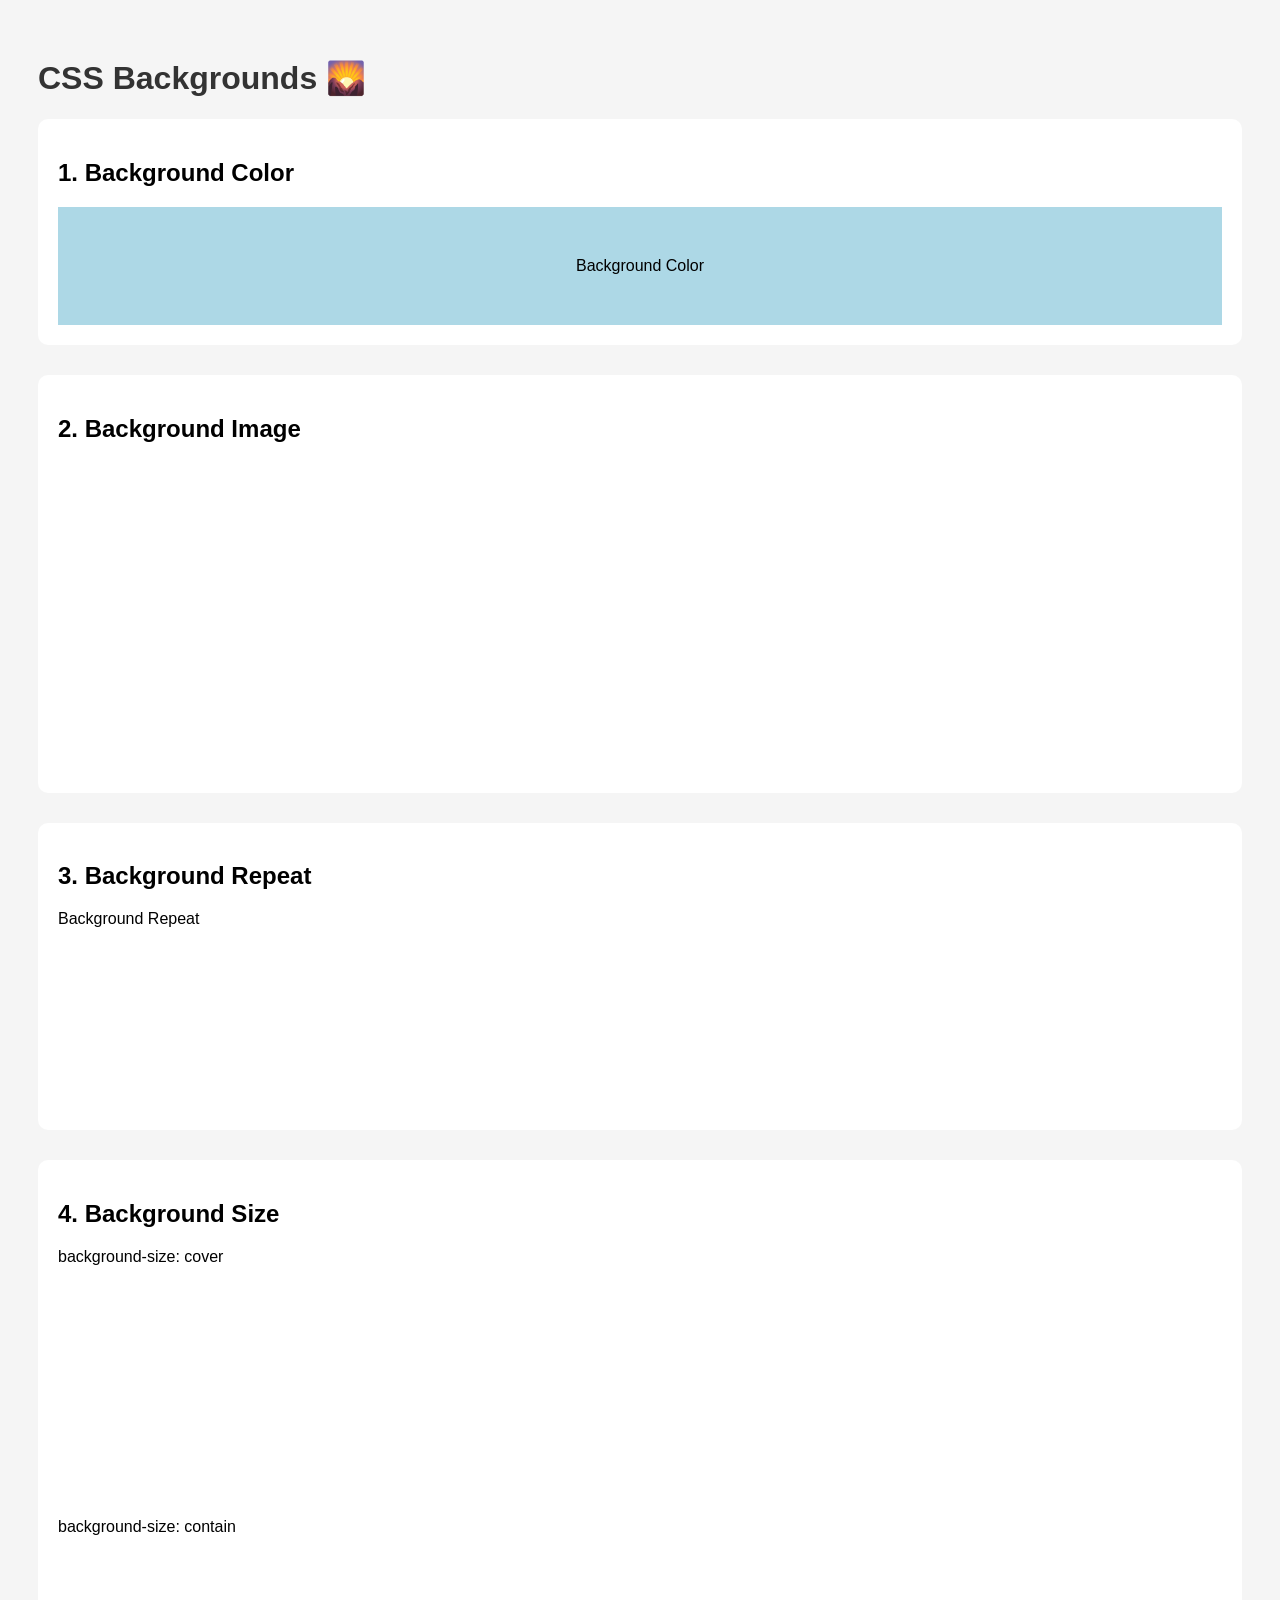
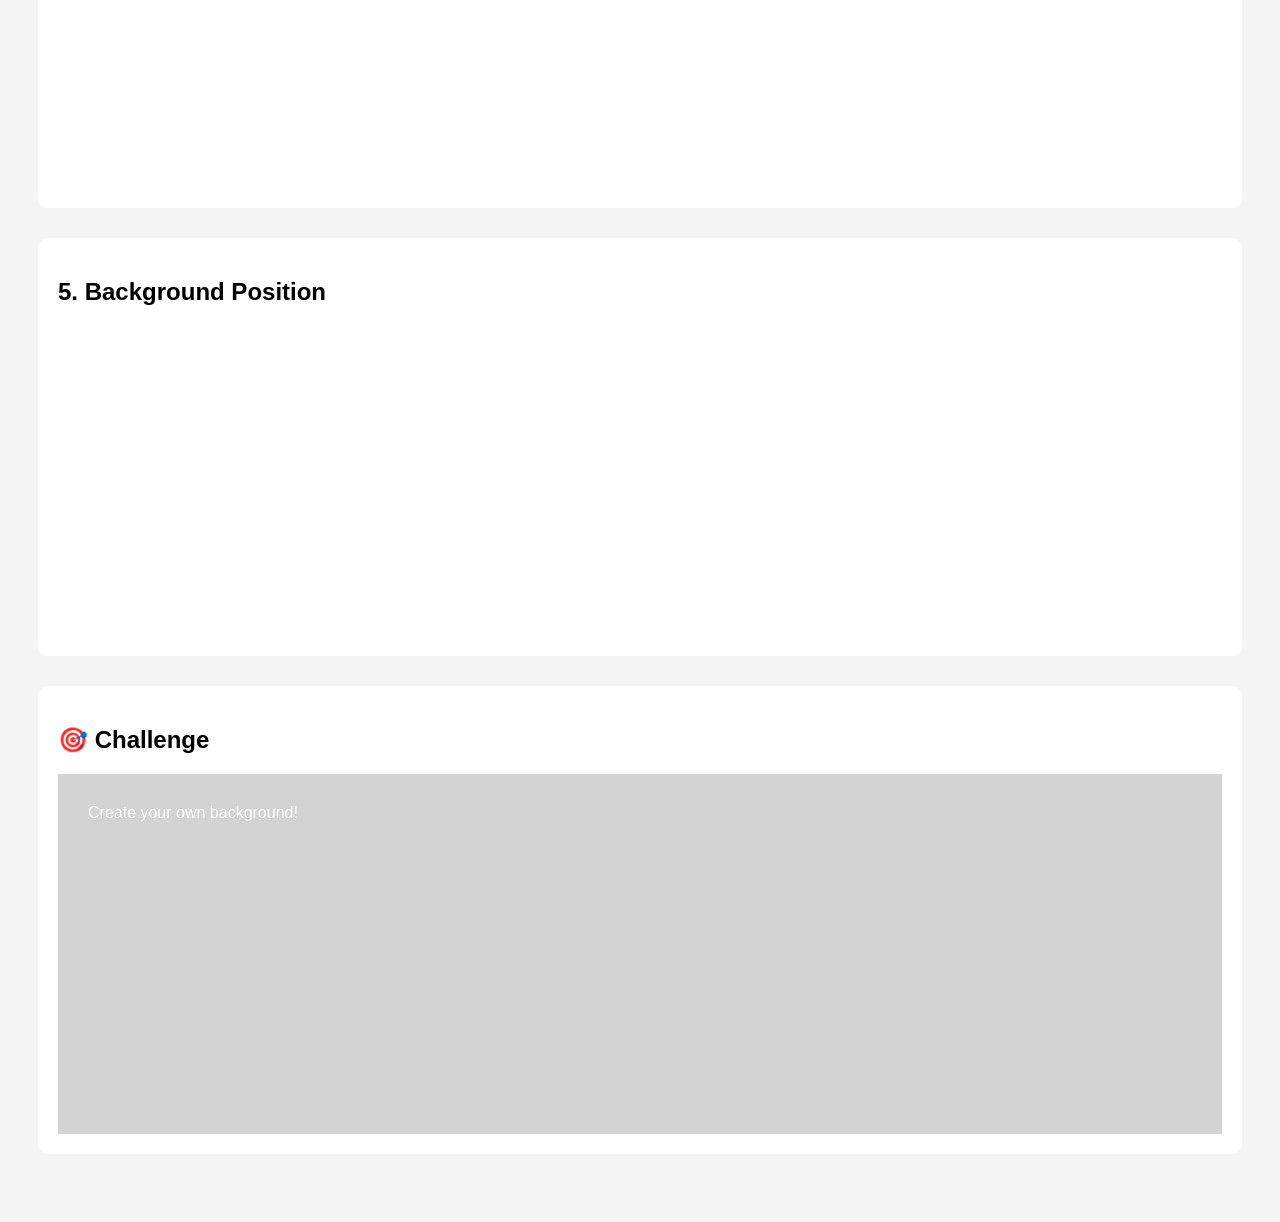
<file: frontend/html/bg.html>
<!doctype html>
<html lang="en">
  <head>
    <meta charset="UTF-8" />
    <meta name="viewport" content="width=device-width, initial-scale=1.0" />

    <title>CSS Backgrounds</title>

    <link rel="stylesheet" href="/frontend/css/bg.css" />
  </head>

  <body>
    <h1>CSS Backgrounds 🌄</h1>

    <!-- Background Color -->

    <section>
      <h2>1. Background Color</h2>

      <div class="color-box">Background Color</div>
    </section>

    <!-- Background Image -->

    <section>
      <h2>2. Background Image</h2>

      <div class="image-box">Background Image</div>
    </section>

    <!-- Background Repeat -->

    <section>
      <h2>3. Background Repeat</h2>

      <div class="repeat-box">Background Repeat</div>
    </section>

    <!-- Background Size -->

    <section>
      <h2>4. Background Size</h2>

      <div class="cover-box">background-size: cover</div>

      <div class="contain-box">background-size: contain</div>
    </section>

    <!-- Background Position -->

    <section>
      <h2>5. Background Position</h2>

      <div class="position-box">background-position: center</div>
    </section>

    <!-- Challenge -->

    <section>
      <h2>🎯 Challenge</h2>

      <div class="challenge">Create your own background!</div>
    </section>
  </body>
</html>
</file>
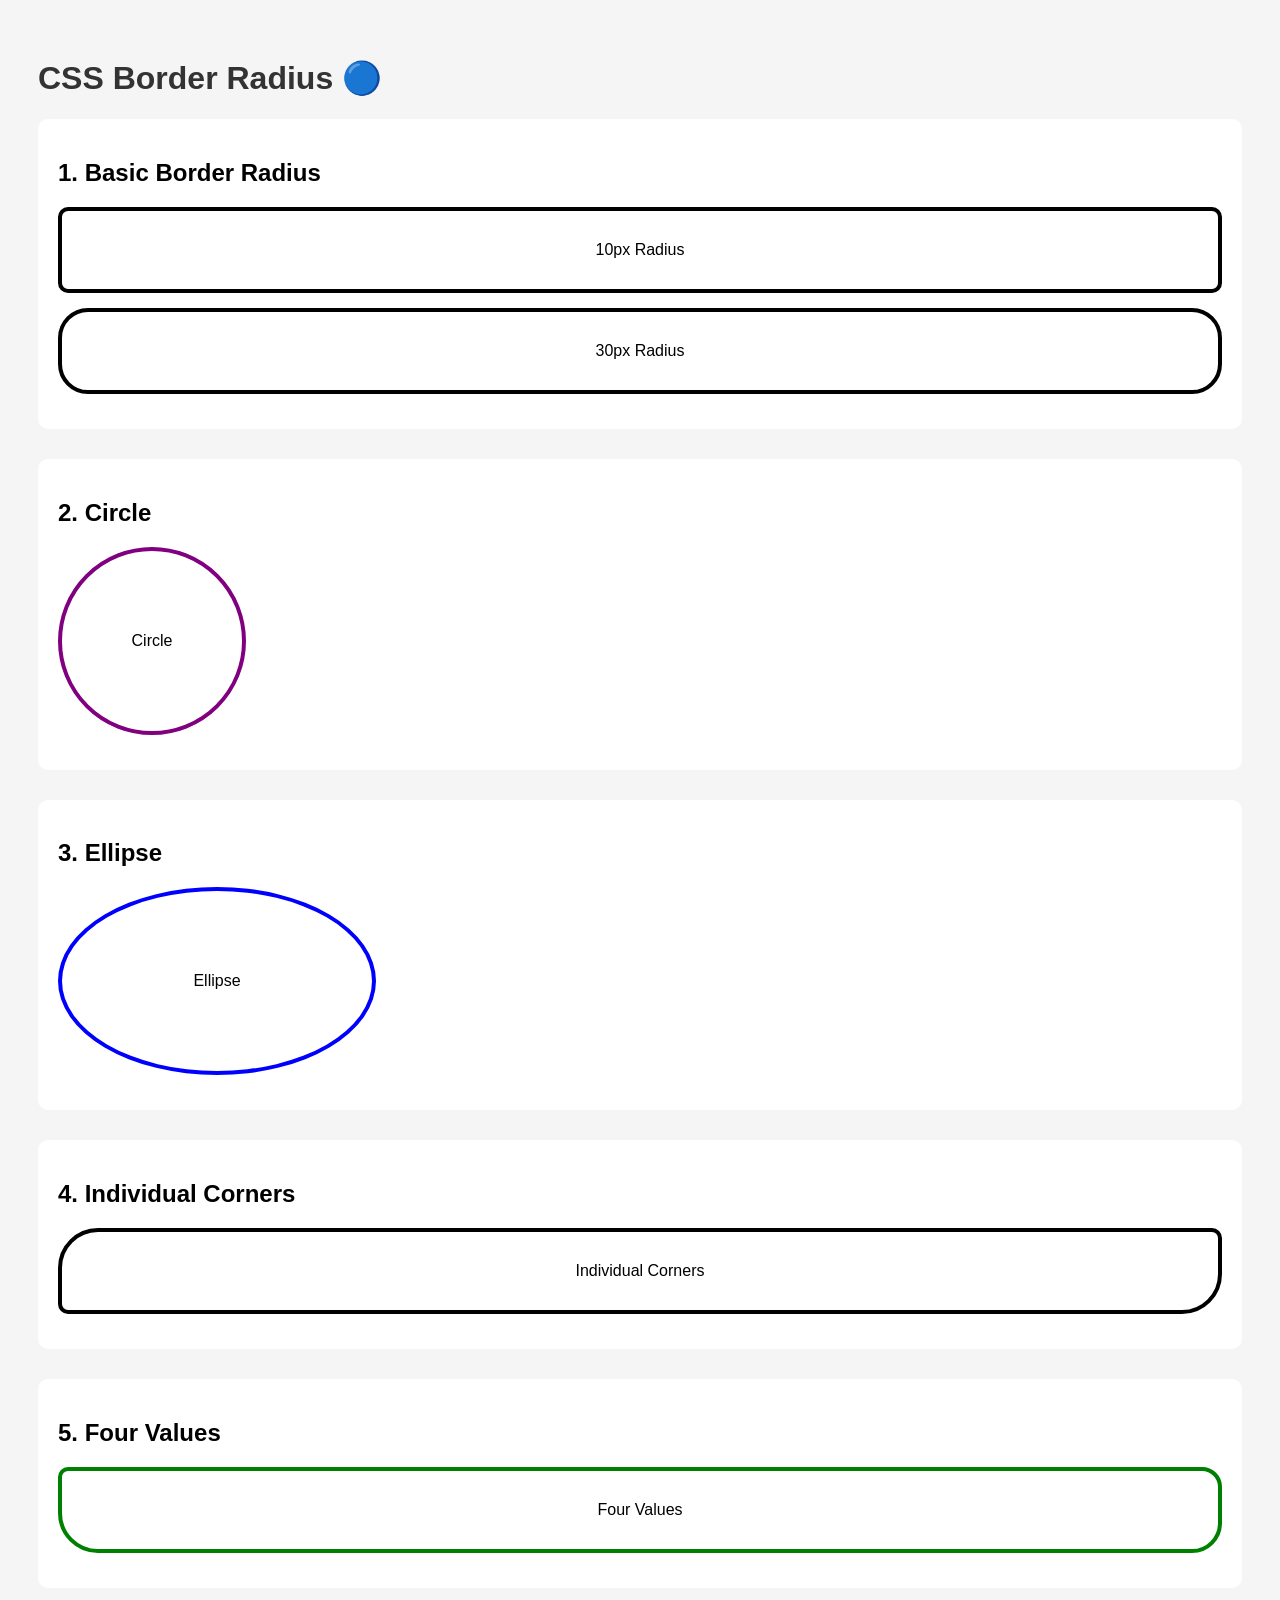
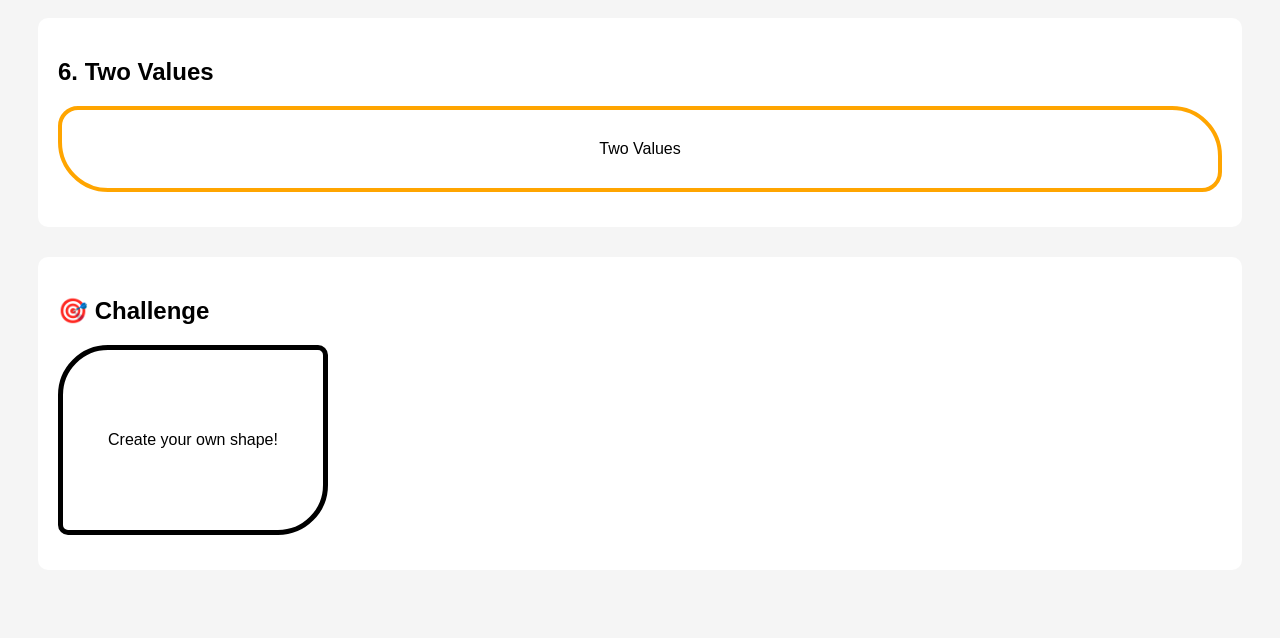
<file: frontend/html/border-radius.html>
<!doctype html>
<html lang="en">
  <head>
    <meta charset="UTF-8" />
    <meta name="viewport" content="width=device-width, initial-scale=1.0" />

    <title>CSS Border Radius</title>

    <link rel="stylesheet" href="/frontend/css/border-radius.css" />
  </head>

  <body>
    <h1>CSS Border Radius 🔵</h1>

    <!-- 1. Basic Border Radius -->

    <section>
      <h2>1. Basic Border Radius</h2>

      <div class="radius-small">10px Radius</div>

      <div class="radius-large">30px Radius</div>
    </section>

    <!-- 2. Circle -->

    <section>
      <h2>2. Circle</h2>

      <div class="circle">Circle</div>
    </section>

    <!-- 3. Ellipse -->

    <section>
      <h2>3. Ellipse</h2>

      <div class="ellipse">Ellipse</div>
    </section>

    <!-- 4. Individual Corners -->

    <section>
      <h2>4. Individual Corners</h2>

      <div class="individual">Individual Corners</div>
    </section>

    <!-- 5. Four Values -->

    <section>
      <h2>5. Four Values</h2>

      <div class="four-values">Four Values</div>
    </section>

    <!-- 6. Two Values -->

    <section>
      <h2>6. Two Values</h2>

      <div class="two-values">Two Values</div>
    </section>

    <!-- Challenge -->

    <section>
      <h2>🎯 Challenge</h2>

      <div class="challenge">Create your own shape!</div>
    </section>
  </body>
</html>
</file>
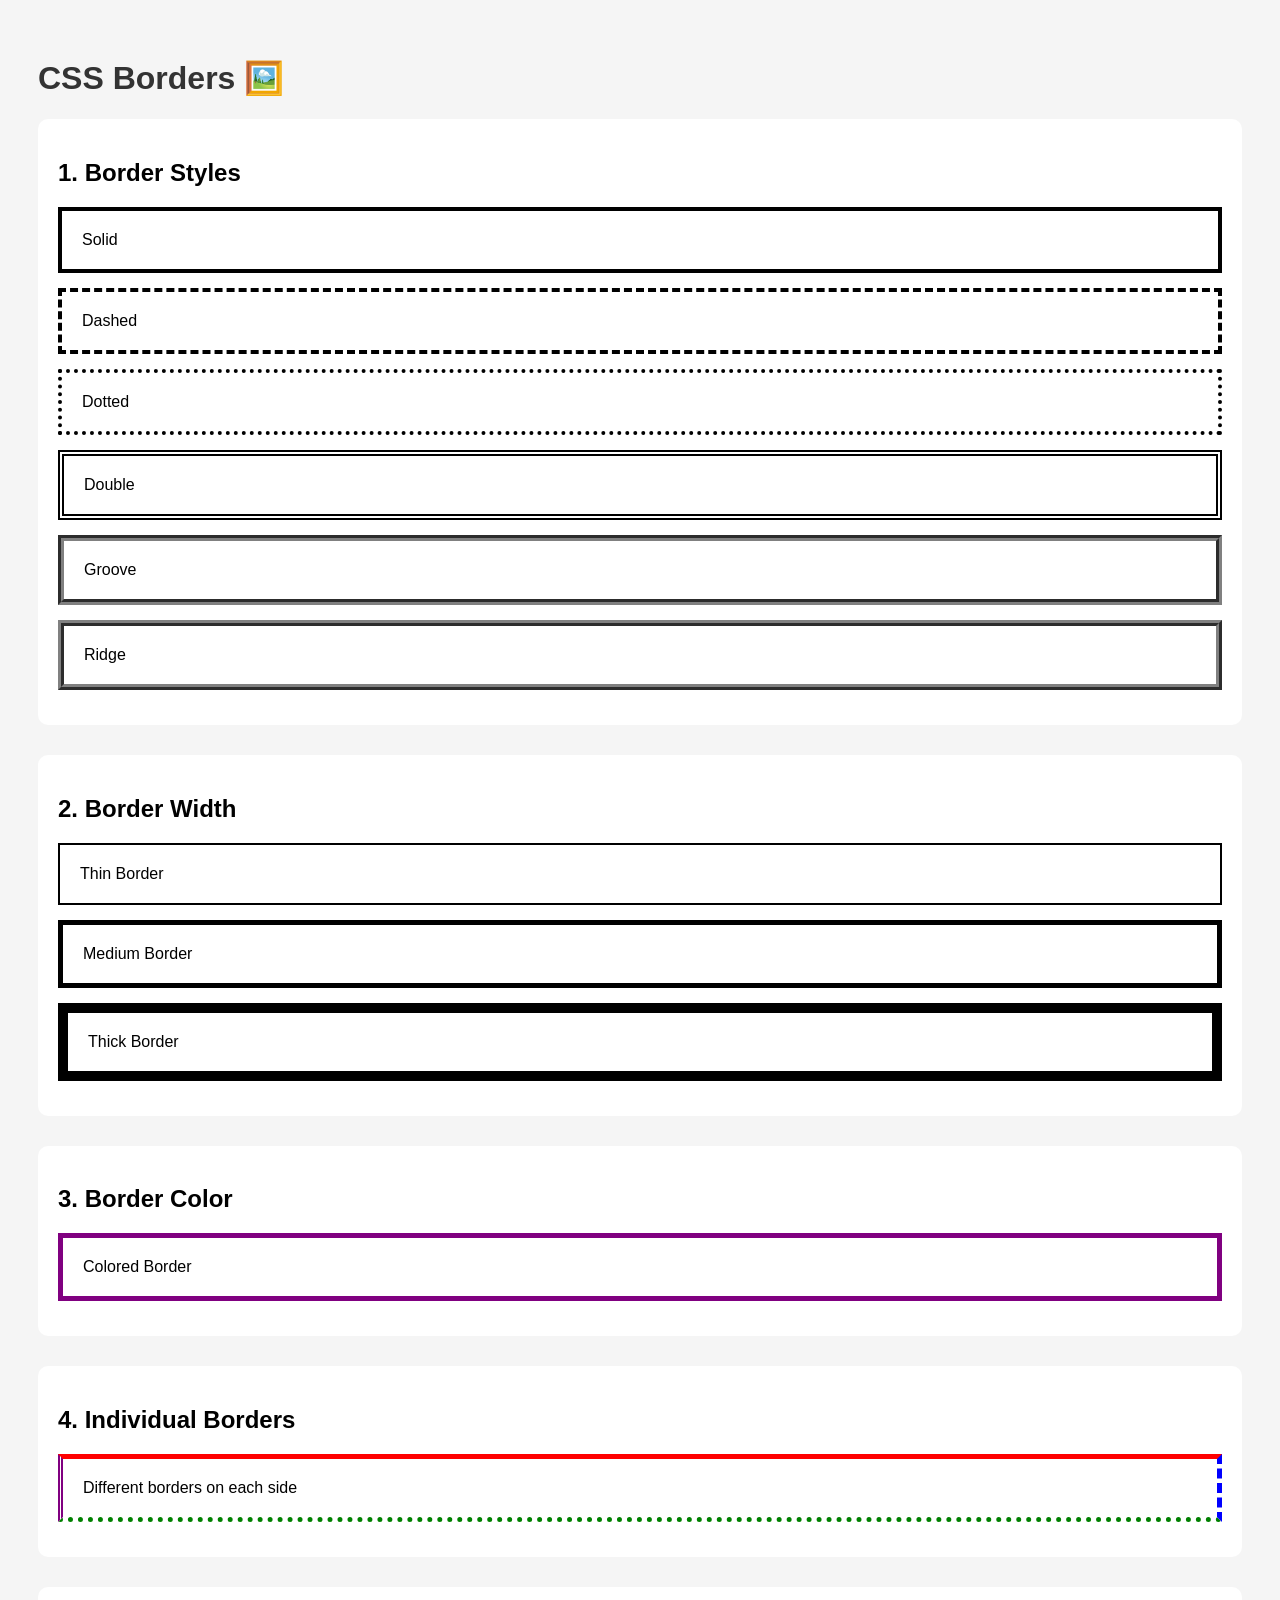
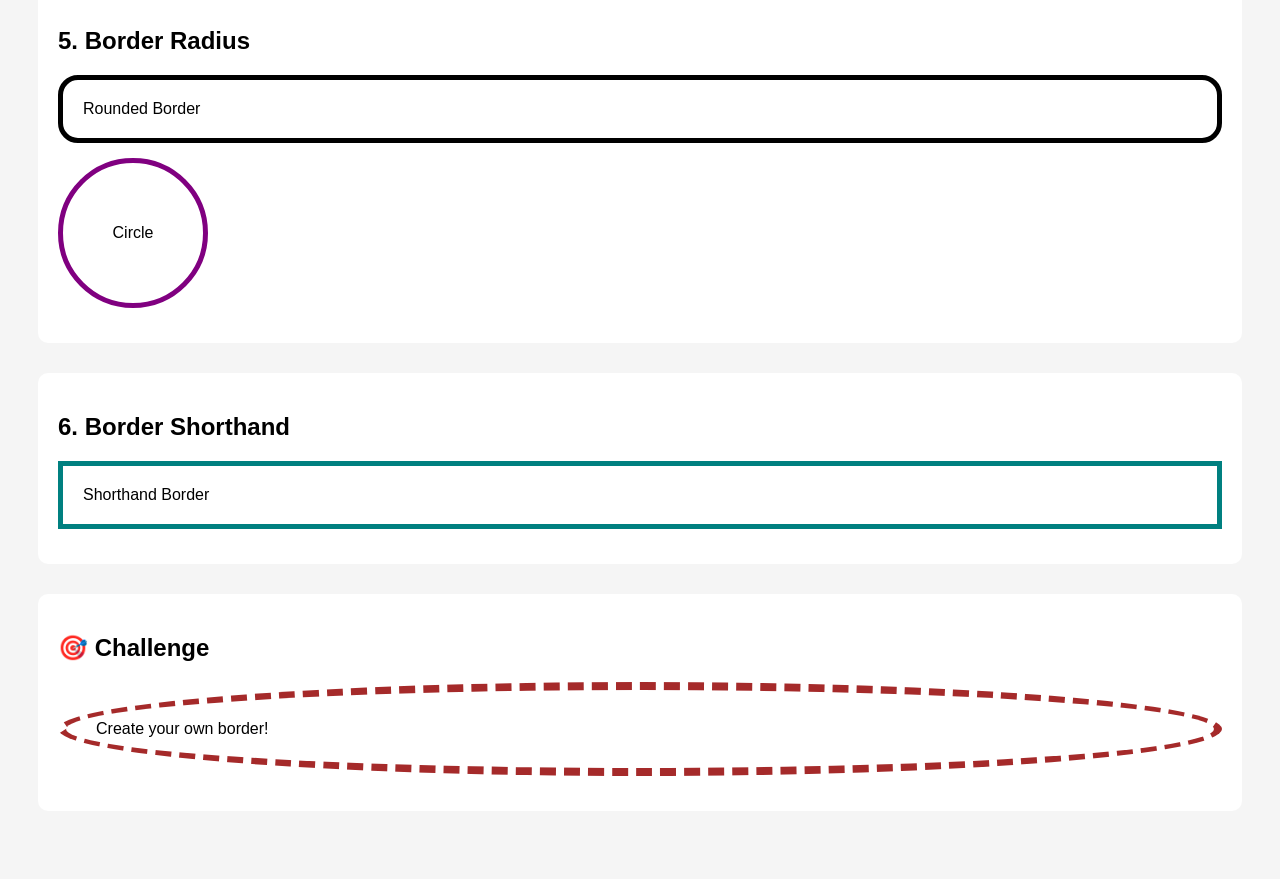
<file: frontend/html/border.html>
<!doctype html>
<html lang="en">
  <head>
    <meta charset="UTF-8" />
    <meta name="viewport" content="width=device-width, initial-scale=1.0" />

    <title>CSS Borders</title>

    <link rel="stylesheet" href="/frontend/css/border.css" />
  </head>

  <body>
    <h1>CSS Borders 🖼️</h1>

    <!-- Border Styles -->

    <section>
      <h2>1. Border Styles</h2>

      <div class="solid">Solid</div>
      <div class="dashed">Dashed</div>
      <div class="dotted">Dotted</div>
      <div class="double">Double</div>
      <div class="groove">Groove</div>
      <div class="ridge">Ridge</div>
    </section>

    <!-- Border Width -->

    <section>
      <h2>2. Border Width</h2>

      <div class="thin">Thin Border</div>
      <div class="medium">Medium Border</div>
      <div class="thick">Thick Border</div>
    </section>

    <!-- Border Color -->

    <section>
      <h2>3. Border Color</h2>

      <div class="colored">Colored Border</div>
    </section>

    <!-- Individual Sides -->

    <section>
      <h2>4. Individual Borders</h2>

      <div class="individual">Different borders on each side</div>
    </section>

    <!-- Border Radius -->

    <section>
      <h2>5. Border Radius</h2>

      <div class="rounded">Rounded Border</div>

      <div class="circle">Circle</div>
    </section>

    <!-- Border Shorthand -->

    <section>
      <h2>6. Border Shorthand</h2>

      <div class="shorthand">Shorthand Border</div>
    </section>

    <!-- Challenge -->

    <section>
      <h2>🎯 Challenge</h2>

      <div class="challenge">Create your own border!</div>
    </section>
  </body>
</html>
</file>
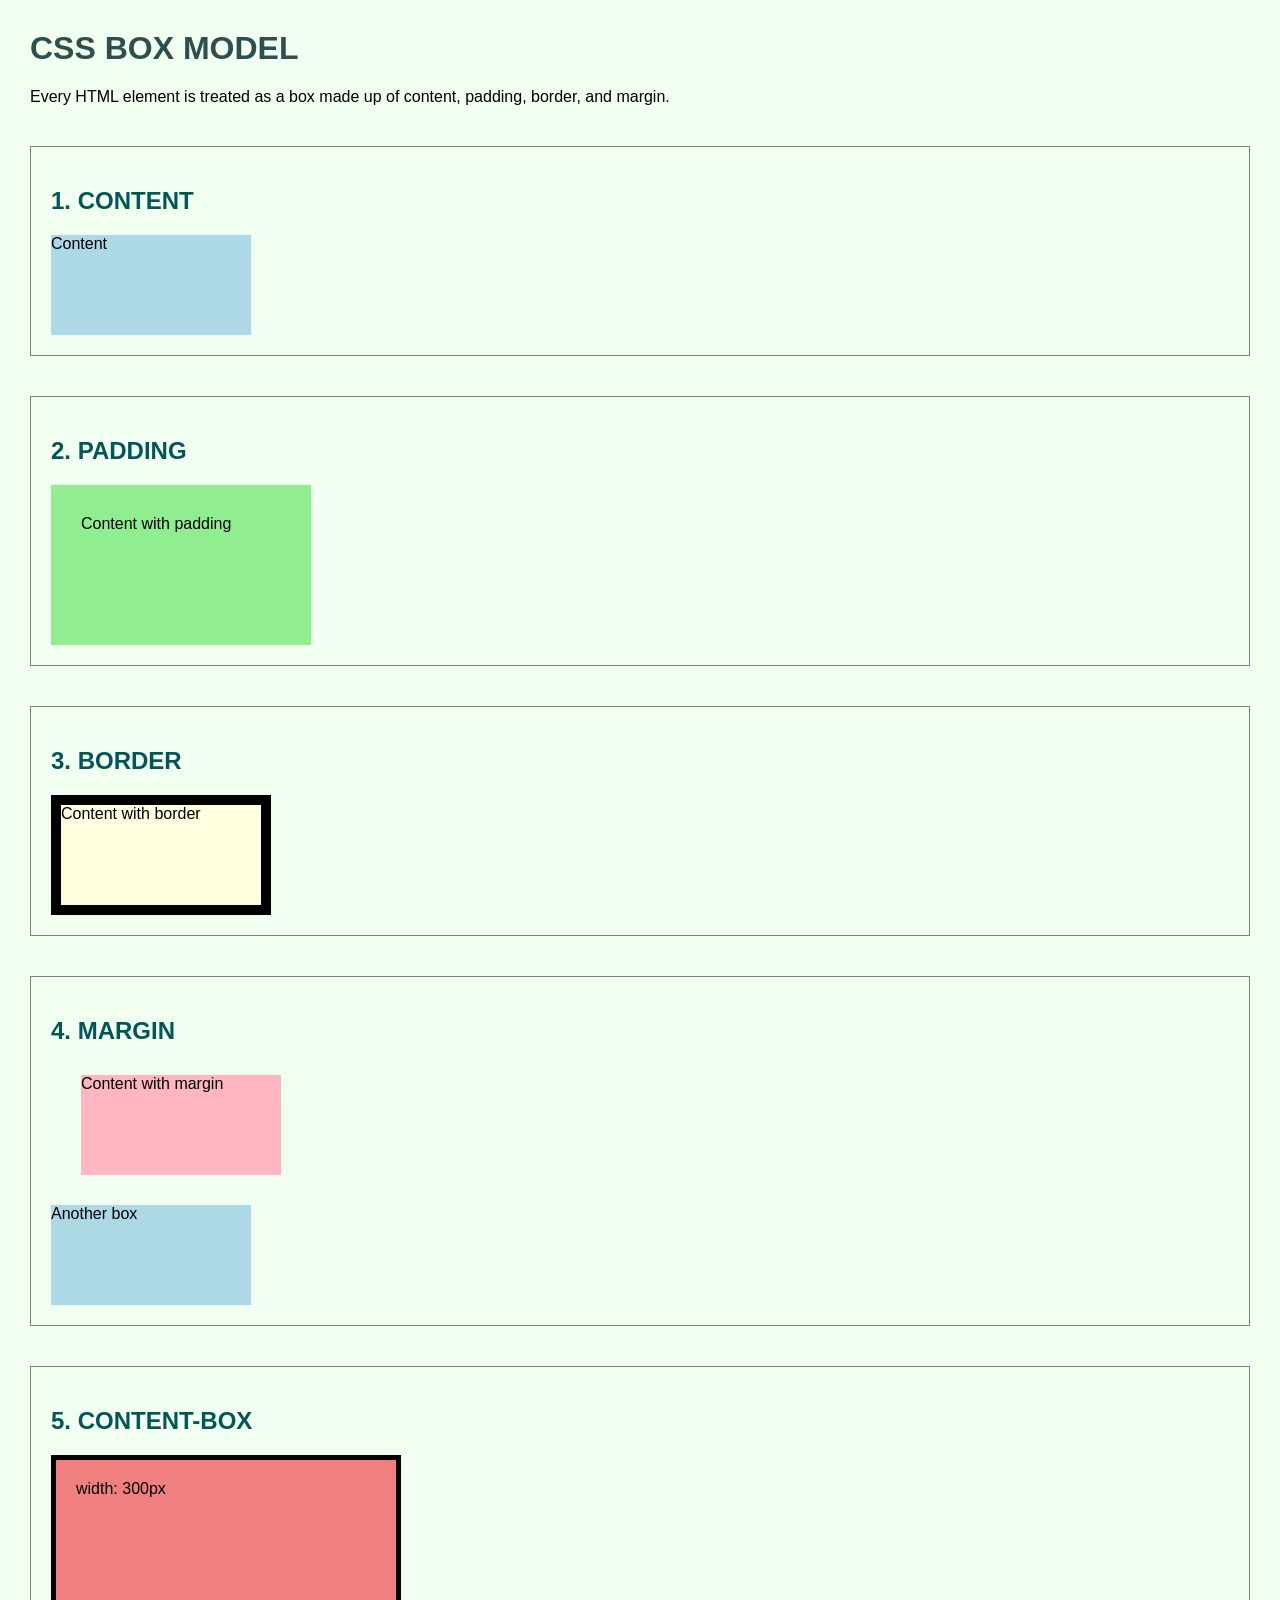
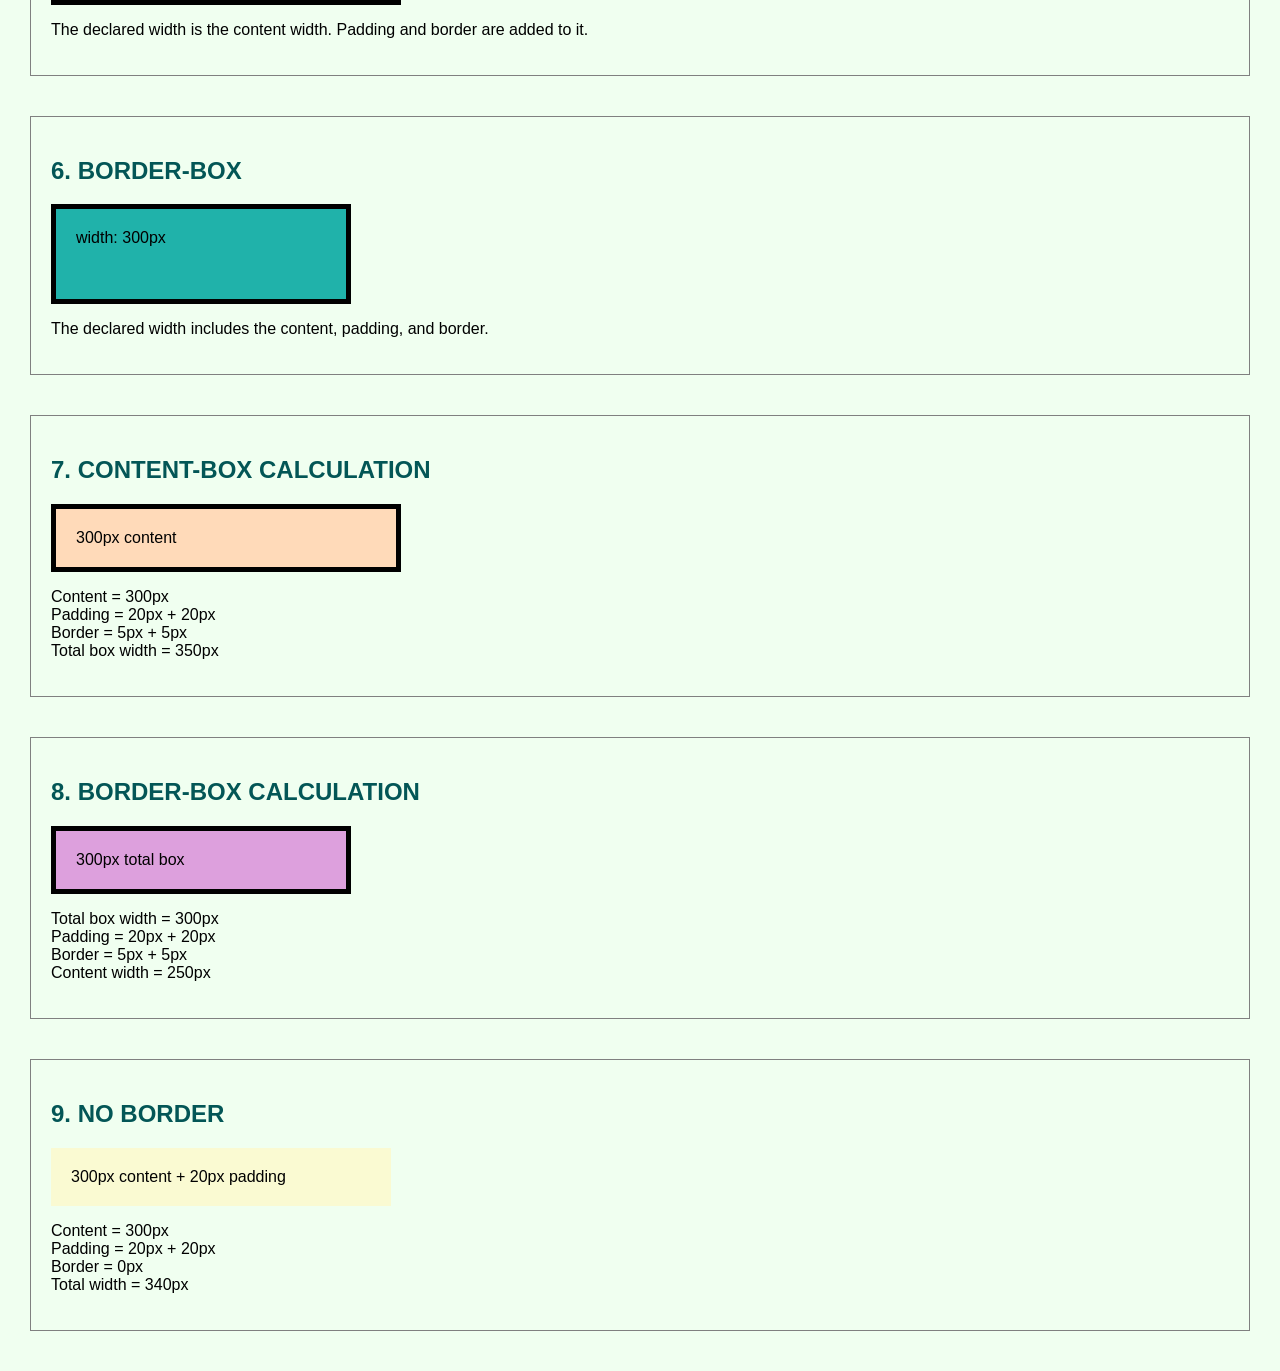
<file: frontend/html/box-model.html>
<!doctype html>
<html lang="en">
  <head>
    <meta charset="UTF-8" />
    <meta name="viewport" content="width=device-width, initial-scale=1.0" />

    <title>CSS Box Model</title>

    <link rel="stylesheet" href="/frontend/css/box-model.css" />
  </head>

  <body>
    <h1>CSS BOX MODEL</h1>

    <p>
      Every HTML element is treated as a box made up of content, padding,
      border, and margin.
    </p>

    <!-- ====================================================== -->
    <!-- 1. CONTENT -->
    <!-- ====================================================== -->

    <section>
      <h2>1. CONTENT</h2>

      <div class="content-box">Content</div>
    </section>

    <!-- ====================================================== -->
    <!-- 2. PADDING -->
    <!-- ====================================================== -->

    <section>
      <h2>2. PADDING</h2>

      <div class="padding-box">Content with padding</div>
    </section>

    <!-- ====================================================== -->
    <!-- 3. BORDER -->
    <!-- ====================================================== -->

    <section>
      <h2>3. BORDER</h2>

      <div class="border-box">Content with border</div>
    </section>

    <!-- ====================================================== -->
    <!-- 4. MARGIN -->
    <!-- ====================================================== -->

    <section>
      <h2>4. MARGIN</h2>

      <div class="margin-box">Content with margin</div>

      <div class="second-box">Another box</div>
    </section>

    <!-- ====================================================== -->
    <!-- 5. CONTENT-BOX -->
    <!-- ====================================================== -->

    <section>
      <h2>5. CONTENT-BOX</h2>

      <div class="content-sizing">width: 300px</div>

      <p>
        The declared width is the content width. Padding and border are added to
        it.
      </p>
    </section>

    <!-- ====================================================== -->
    <!-- 6. BORDER-BOX -->
    <!-- ====================================================== -->

    <section>
      <h2>6. BORDER-BOX</h2>

      <div class="border-sizing">width: 300px</div>

      <p>The declared width includes the content, padding, and border.</p>
    </section>

    <!-- ====================================================== -->
    <!-- 7. CONTENT-BOX CALCULATION -->
    <!-- ====================================================== -->

    <section>
      <h2>7. CONTENT-BOX CALCULATION</h2>

      <div class="calculation-content">300px content</div>

      <p>
        Content = 300px<br />
        Padding = 20px + 20px<br />
        Border = 5px + 5px<br />
        Total box width = 350px
      </p>
    </section>

    <!-- ====================================================== -->
    <!-- 8. BORDER-BOX CALCULATION -->
    <!-- ====================================================== -->

    <section>
      <h2>8. BORDER-BOX CALCULATION</h2>

      <div class="calculation-border">300px total box</div>

      <p>
        Total box width = 300px<br />
        Padding = 20px + 20px<br />
        Border = 5px + 5px<br />
        Content width = 250px
      </p>
    </section>

    <!-- ====================================================== -->
    <!-- 9. NO BORDER -->
    <!-- ====================================================== -->

    <section>
      <h2>9. NO BORDER</h2>

      <div class="no-border">300px content + 20px padding</div>

      <p>
        Content = 300px<br />
        Padding = 20px + 20px<br />
        Border = 0px<br />
        Total width = 340px
      </p>
    </section>
  </body>
</html>
</file>
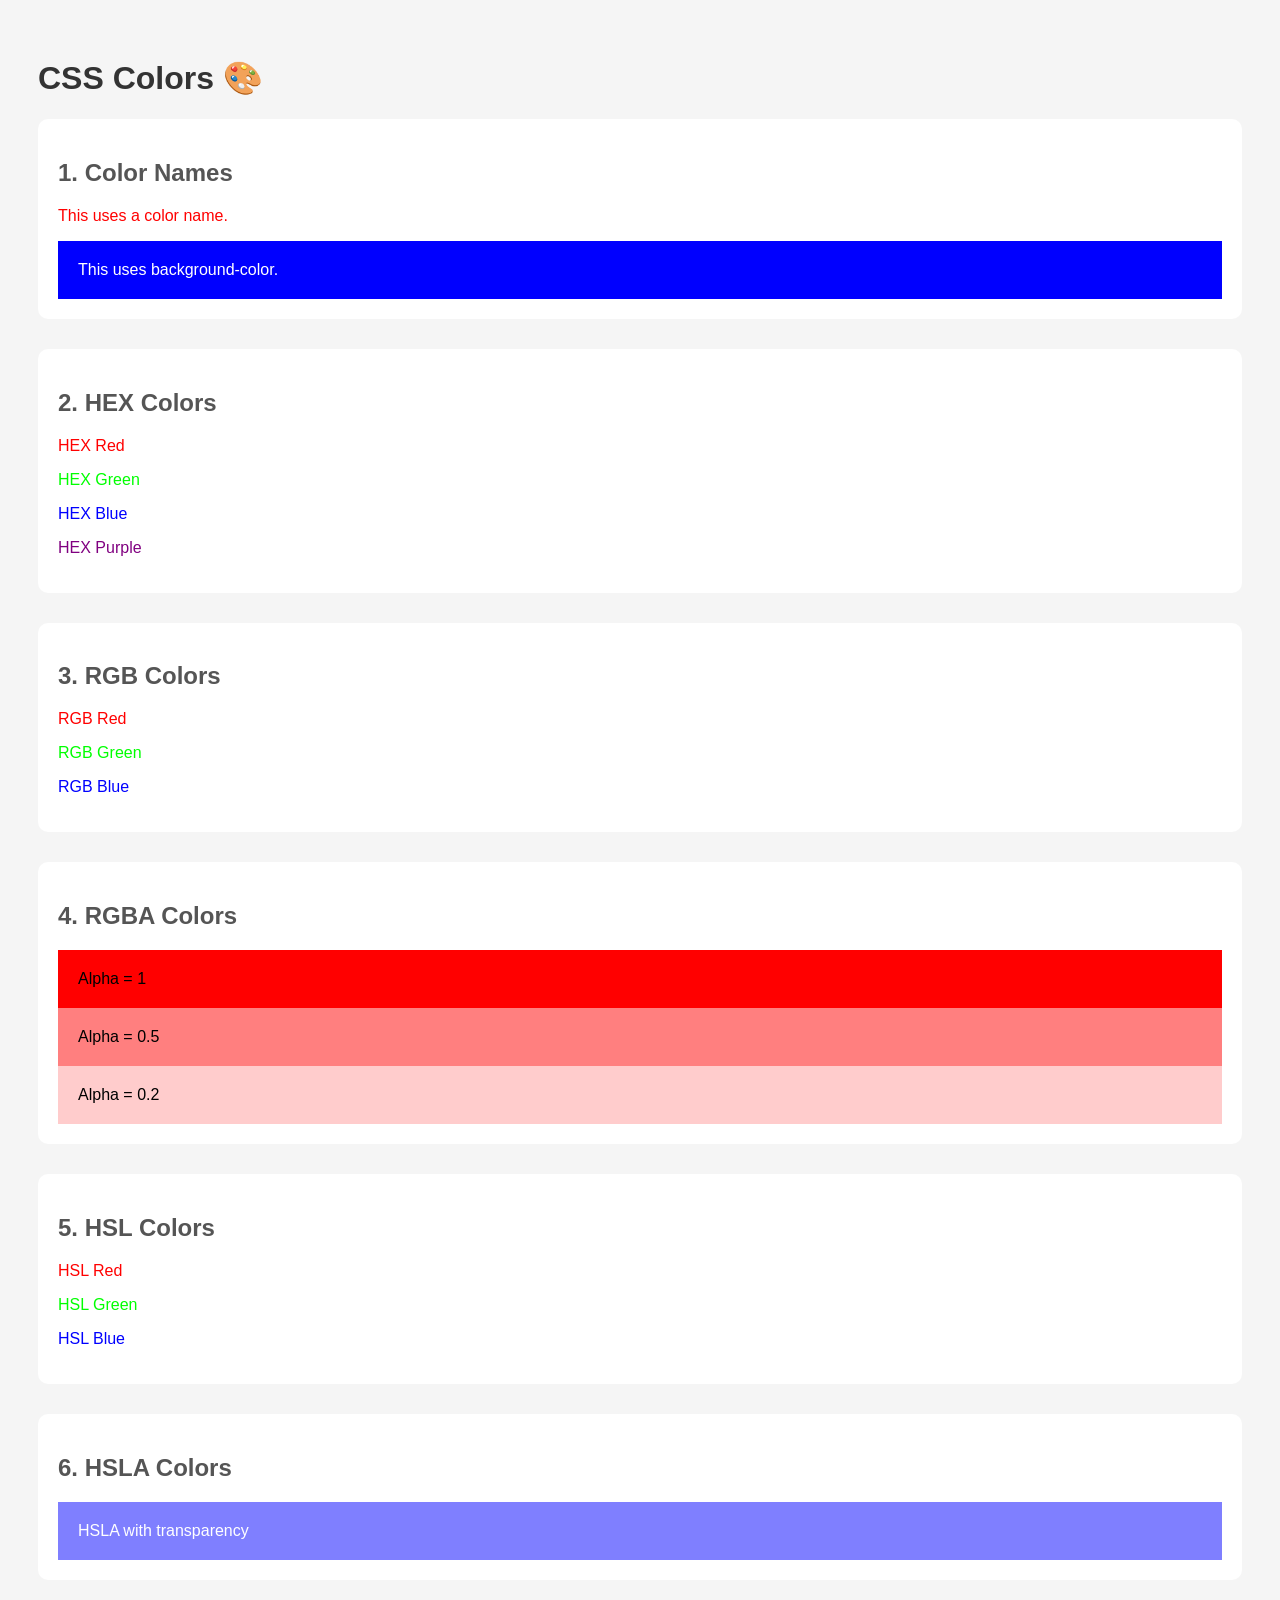
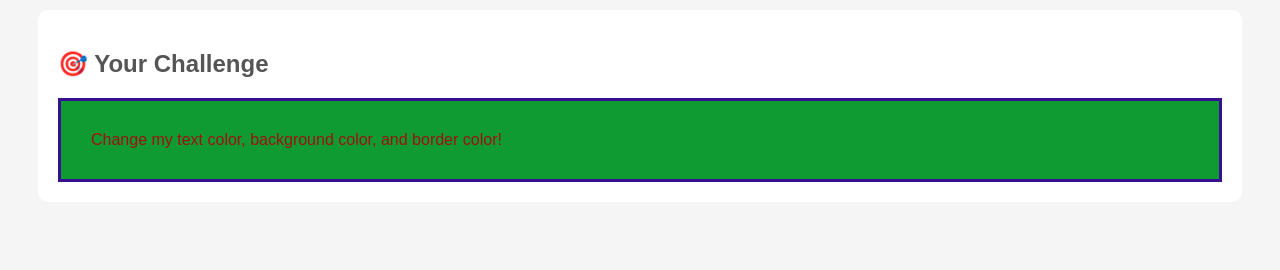
<file: frontend/html/color.html>
<!doctype html>
<html lang="en">
  <head>
    <meta charset="UTF-8" />
    <meta name="viewport" content="width=device-width, initial-scale=1.0" />

    <title>CSS Colors Practice</title>

    <link rel="stylesheet" href="/frontend/css/color.css" />
  </head>

  <body>
    <h1>CSS Colors 🎨</h1>

    <!-- 1. Color Names -->
    <section>
      <h2>1. Color Names</h2>

      <p class="color-name">This uses a color name.</p>
      <div class="background-name">This uses background-color.</div>
    </section>

    <!-- 2. HEX -->
    <section>
      <h2>2. HEX Colors</h2>

      <p class="hex-red">HEX Red</p>
      <p class="hex-green">HEX Green</p>
      <p class="hex-blue">HEX Blue</p>
      <p class="hex-purple">HEX Purple</p>
    </section>

    <!-- 3. RGB -->
    <section>
      <h2>3. RGB Colors</h2>

      <p class="rgb-red">RGB Red</p>
      <p class="rgb-green">RGB Green</p>
      <p class="rgb-blue">RGB Blue</p>
    </section>

    <!-- 4. RGBA -->
    <section>
      <h2>4. RGBA Colors</h2>

      <div class="rgba-full">Alpha = 1</div>
      <div class="rgba-half">Alpha = 0.5</div>
      <div class="rgba-low">Alpha = 0.2</div>
    </section>

    <!-- 5. HSL -->
    <section>
      <h2>5. HSL Colors</h2>

      <p class="hsl-red">HSL Red</p>
      <p class="hsl-green">HSL Green</p>
      <p class="hsl-blue">HSL Blue</p>
    </section>

    <!-- 6. HSLA -->
    <section>
      <h2>6. HSLA Colors</h2>

      <div class="hsla-color">HSLA with transparency</div>
    </section>

    <!-- Challenge -->
    <section>
      <h2>🎯 Your Challenge</h2>

      <div class="challenge">
        Change my text color, background color, and border color!
      </div>
    </section>
  </body>
</html>
</file>
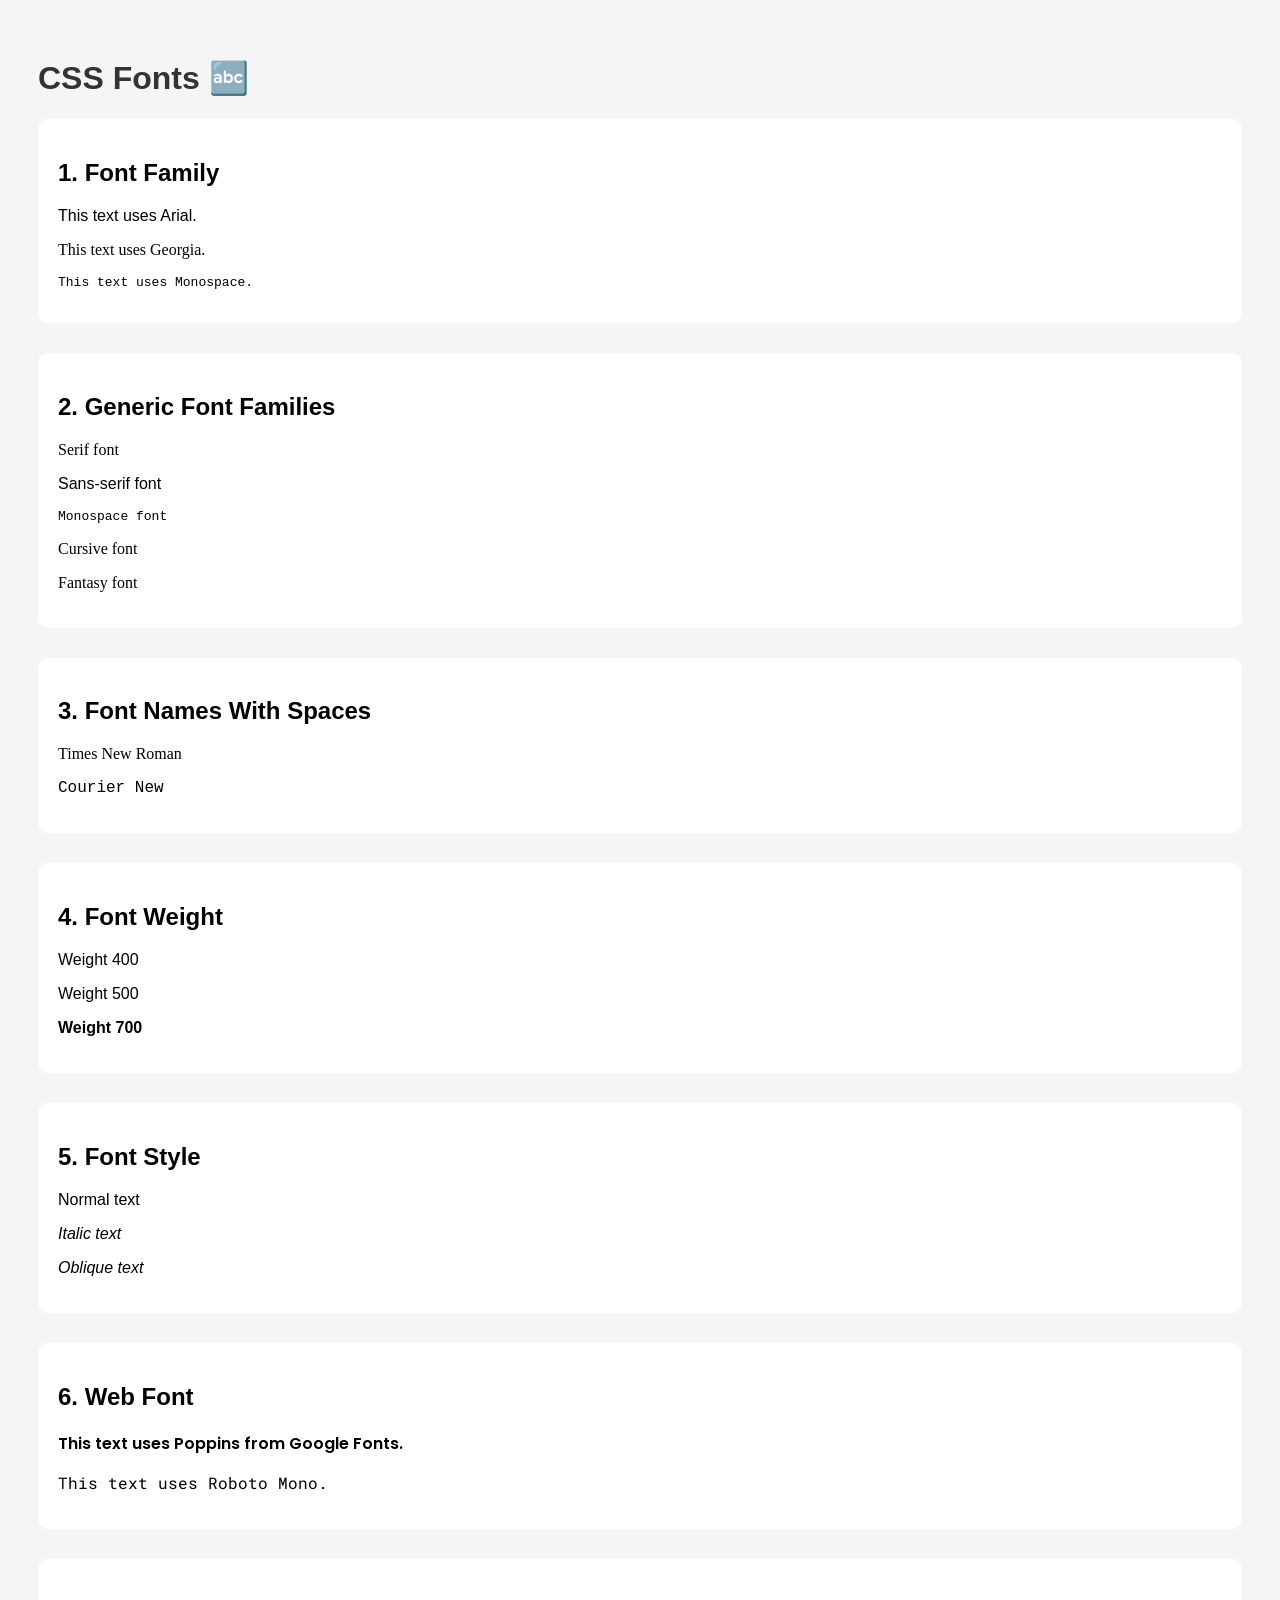
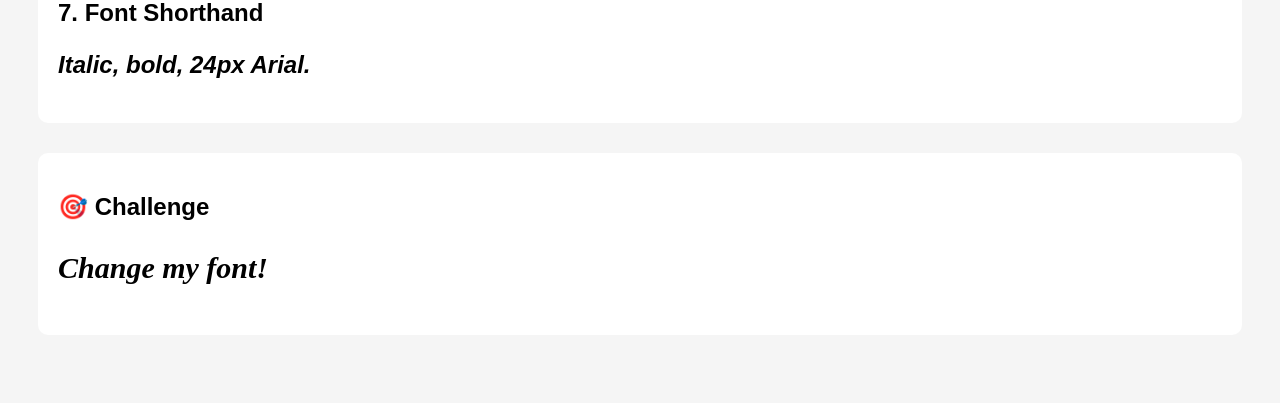
<file: frontend/html/fonts.html>
<!doctype html>
<html lang="en">
  <head>
    <meta charset="UTF-8" />
    <meta name="viewport" content="width=device-width, initial-scale=1.0" />

    <title>CSS Fonts</title>

    <!-- Google Font -->
    <link
      href="https://fonts.googleapis.com/css2?family=Poppins:wght@400;600;700&family=Roboto+Mono&display=swap"
      rel="stylesheet"
    />

    <link rel="stylesheet" href="/frontend//css/fonts.css" />
  </head>

  <body>
    <h1>CSS Fonts 🔤</h1>

    <!-- 1. Font Family -->

    <section>
      <h2>1. Font Family</h2>

      <p class="arial">This text uses Arial.</p>

      <p class="georgia">This text uses Georgia.</p>

      <p class="monospace">This text uses Monospace.</p>
    </section>

    <!-- 2. Generic Font Families -->

    <section>
      <h2>2. Generic Font Families</h2>

      <p class="serif">Serif font</p>

      <p class="sans-serif">Sans-serif font</p>

      <p class="mono">Monospace font</p>

      <p class="cursive">Cursive font</p>

      <p class="fantasy">Fantasy font</p>
    </section>

    <!-- 3. Font With Spaces -->

    <section>
      <h2>3. Font Names With Spaces</h2>

      <p class="times">Times New Roman</p>

      <p class="courier">Courier New</p>
    </section>

    <!-- 4. Font Weight -->

    <section>
      <h2>4. Font Weight</h2>

      <p class="weight-400">Weight 400</p>

      <p class="weight-500">Weight 500</p>

      <p class="weight-700">Weight 700</p>
    </section>

    <!-- 5. Font Style -->

    <section>
      <h2>5. Font Style</h2>

      <p class="normal">Normal text</p>

      <p class="italic">Italic text</p>

      <p class="oblique">Oblique text</p>
    </section>

    <!-- 6. Web Font -->

    <section>
      <h2>6. Web Font</h2>

      <p class="poppins">This text uses Poppins from Google Fonts.</p>

      <p class="roboto-mono">This text uses Roboto Mono.</p>
    </section>

    <!-- 7. Font Shorthand -->

    <section>
      <h2>7. Font Shorthand</h2>

      <p class="shorthand">Italic, bold, 24px Arial.</p>
    </section>

    <!-- Challenge -->

    <section>
      <h2>🎯 Challenge</h2>

      <p class="challenge">Change my font!</p>
    </section>
  </body>
</html>
</file>
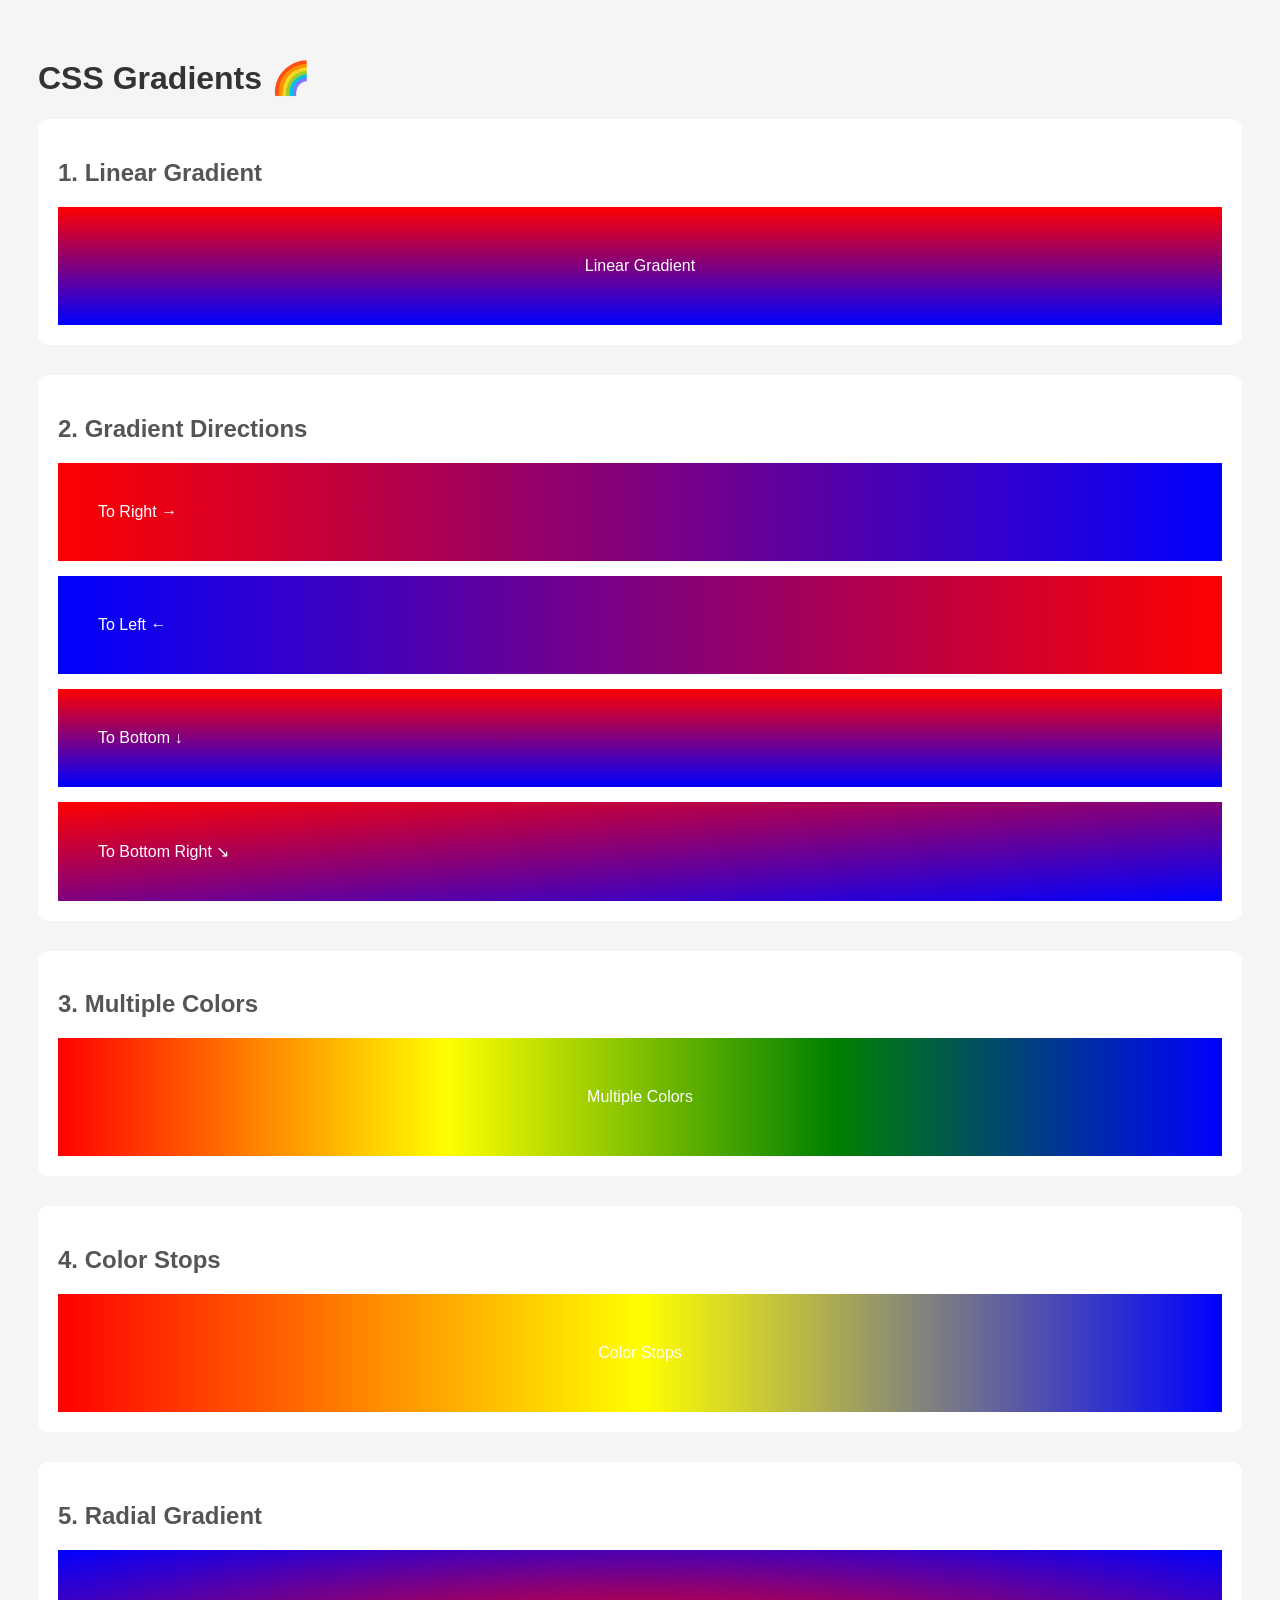
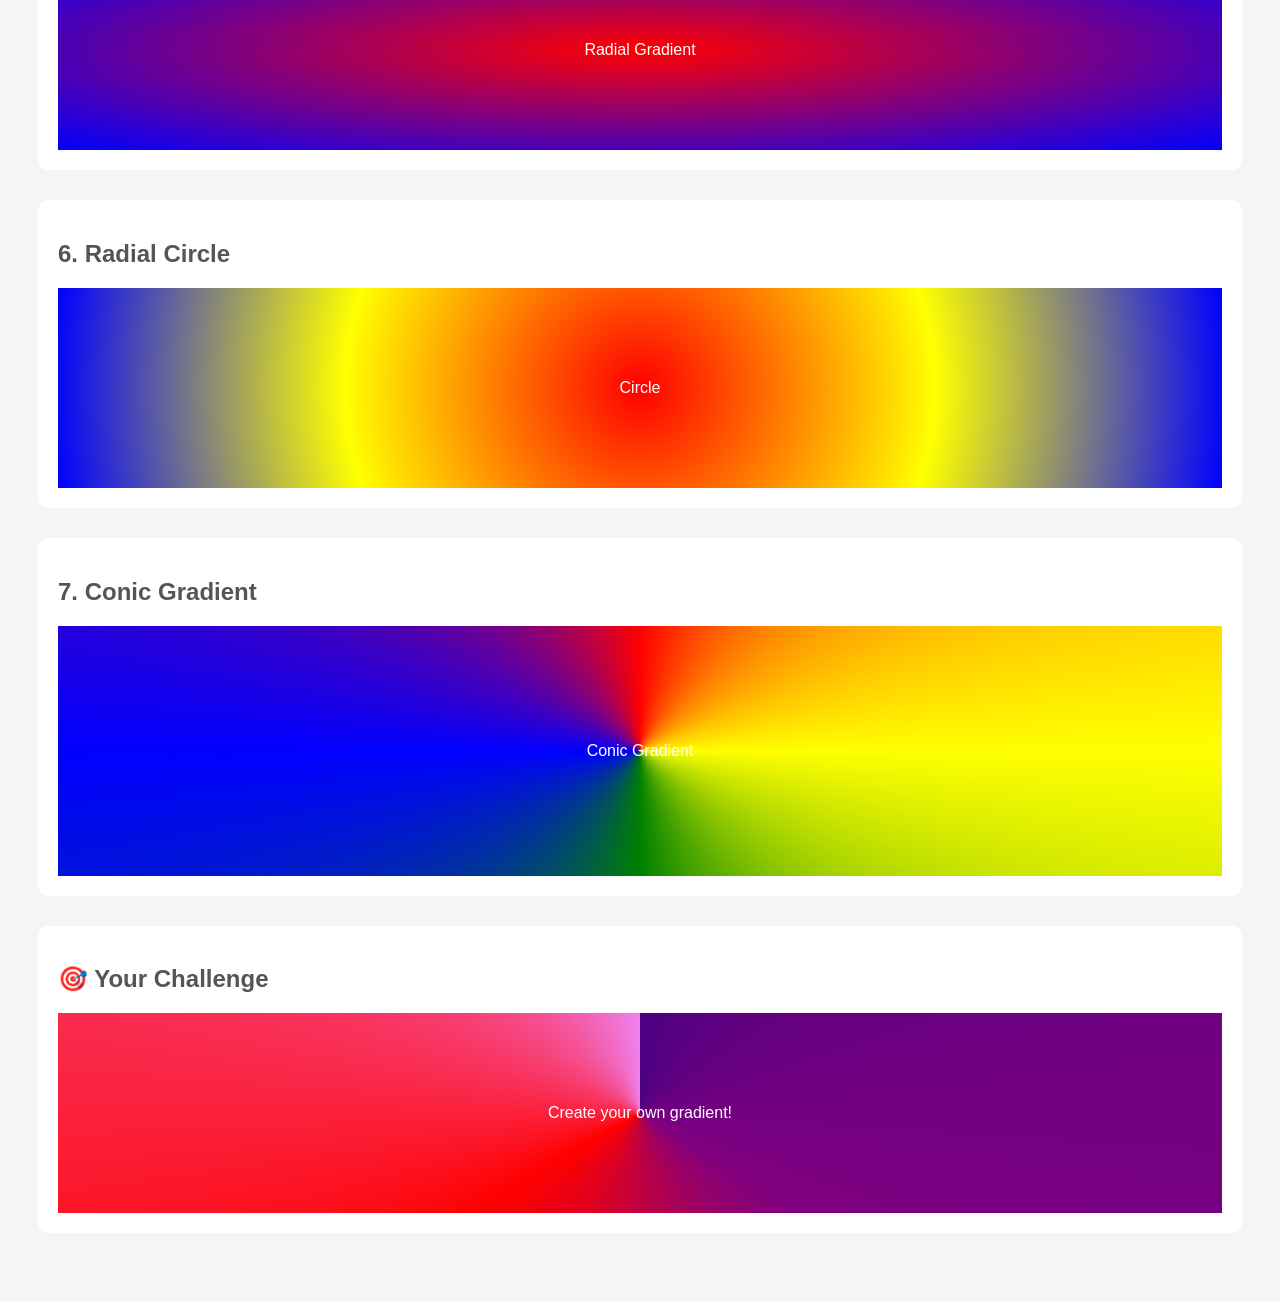
<file: frontend/html/gradient.html>
<!doctype html>
<html lang="en">
  <head>
    <meta charset="UTF-8" />
    <meta name="viewport" content="width=device-width, initial-scale=1.0" />

    <title>CSS Gradients</title>

    <link rel="stylesheet" href="/frontend/css/gradient.css" />
  </head>

  <body>
    <h1>CSS Gradients 🌈</h1>

    <!-- 1. Linear Gradient -->

    <section>
      <h2>1. Linear Gradient</h2>

      <div class="linear">Linear Gradient</div>
    </section>

    <!-- 2. Linear Gradient Directions -->

    <section>
      <h2>2. Gradient Directions</h2>

      <div class="right">To Right →</div>

      <div class="left">To Left ←</div>

      <div class="bottom">To Bottom ↓</div>

      <div class="diagonal">To Bottom Right ↘</div>
    </section>

    <!-- 3. Multiple Colors -->

    <section>
      <h2>3. Multiple Colors</h2>

      <div class="multiple">Multiple Colors</div>
    </section>

    <!-- 4. Color Stops -->

    <section>
      <h2>4. Color Stops</h2>

      <div class="color-stops">Color Stops</div>
    </section>

    <!-- 5. Radial Gradient -->

    <section>
      <h2>5. Radial Gradient</h2>

      <div class="radial">Radial Gradient</div>
    </section>

    <!-- 6. Radial Circle -->

    <section>
      <h2>6. Radial Circle</h2>

      <div class="circle">Circle</div>
    </section>

    <!-- 7. Conic Gradient -->

    <section>
      <h2>7. Conic Gradient</h2>

      <div class="conic">Conic Gradient</div>
    </section>

    <!-- 8. Your Challenge -->

    <section>
      <h2>🎯 Your Challenge</h2>

      <div class="challenge">Create your own gradient!</div>
    </section>
  </body>
</html>
</file>
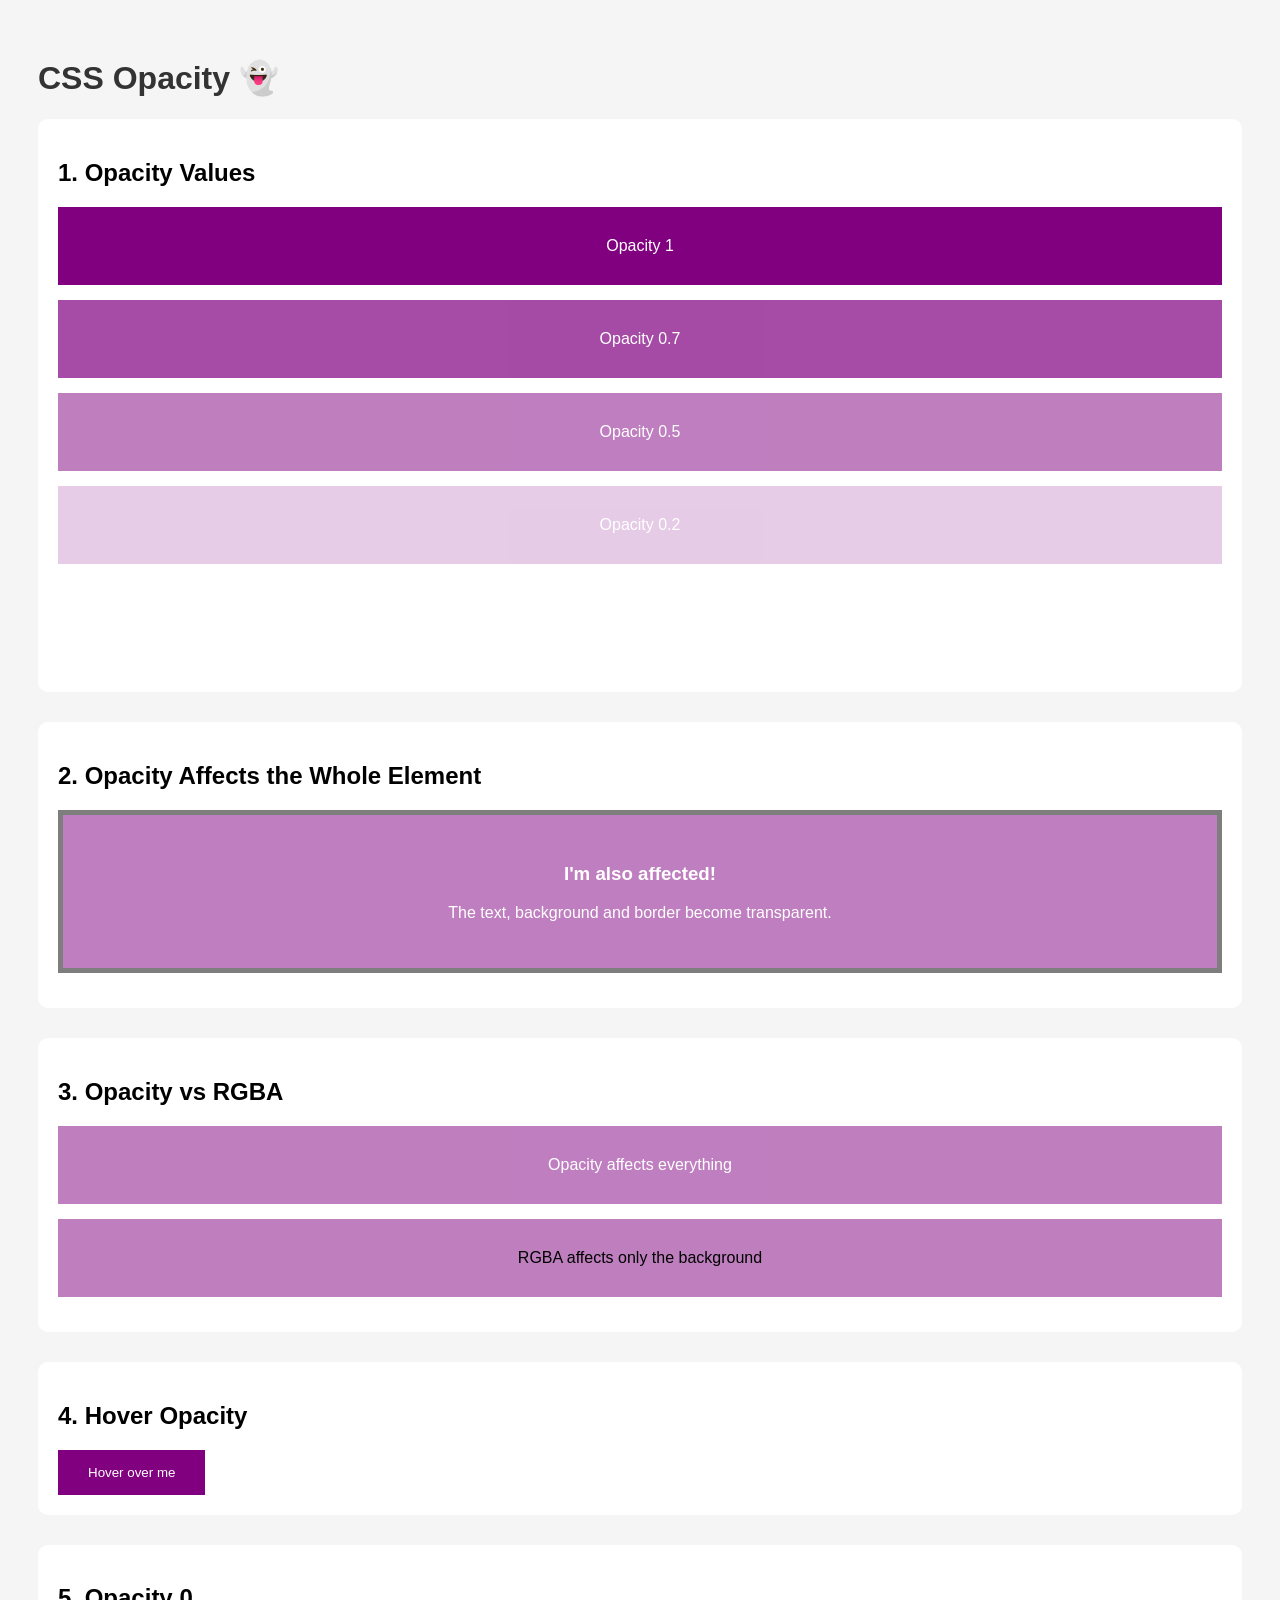
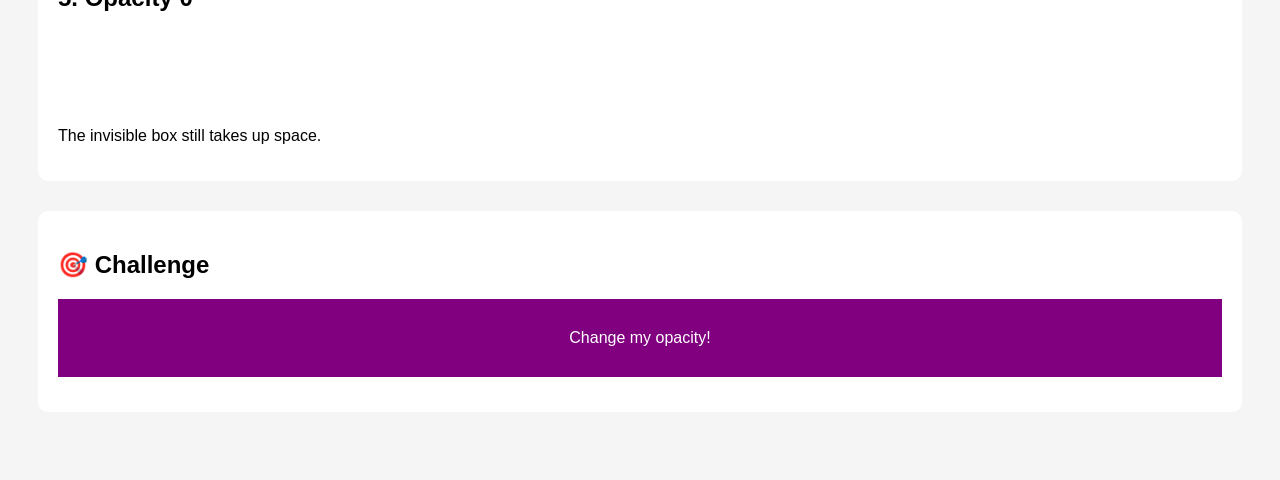
<file: frontend/html/opacity.html>
<!doctype html>
<html lang="en">
  <head>
    <meta charset="UTF-8" />
    <meta name="viewport" content="width=device-width, initial-scale=1.0" />

    <title>CSS Opacity</title>

    <link rel="stylesheet" href="/frontend//css//opacity.css" />
  </head>

  <body>
    <h1>CSS Opacity 👻</h1>

    <!-- 1. Different Opacity Values -->

    <section>
      <h2>1. Opacity Values</h2>

      <div class="opacity-100">Opacity 1</div>

      <div class="opacity-70">Opacity 0.7</div>

      <div class="opacity-50">Opacity 0.5</div>

      <div class="opacity-20">Opacity 0.2</div>

      <div class="opacity-0">Opacity 0</div>
    </section>

    <!-- 2. Opacity Affects Everything -->

    <section>
      <h2>2. Opacity Affects the Whole Element</h2>

      <div class="whole-opacity">
        <h3>I'm also affected!</h3>
        <p>The text, background and border become transparent.</p>
      </div>
    </section>

    <!-- 3. Opacity vs RGBA -->

    <section>
      <h2>3. Opacity vs RGBA</h2>

      <div class="opacity-box">Opacity affects everything</div>

      <div class="rgba-box">RGBA affects only the background</div>
    </section>

    <!-- 4. Hover Opacity -->

    <section>
      <h2>4. Hover Opacity</h2>

      <button class="hover-button">Hover over me</button>
    </section>

    <!-- 5. Invisible Element -->

    <section>
      <h2>5. Opacity 0</h2>

      <div class="invisible">You can't see me 👻</div>

      <p>The invisible box still takes up space.</p>
    </section>

    <!-- Challenge -->

    <section>
      <h2>🎯 Challenge</h2>

      <div class="challenge">Change my opacity!</div>
    </section>
  </body>
</html>
</file>
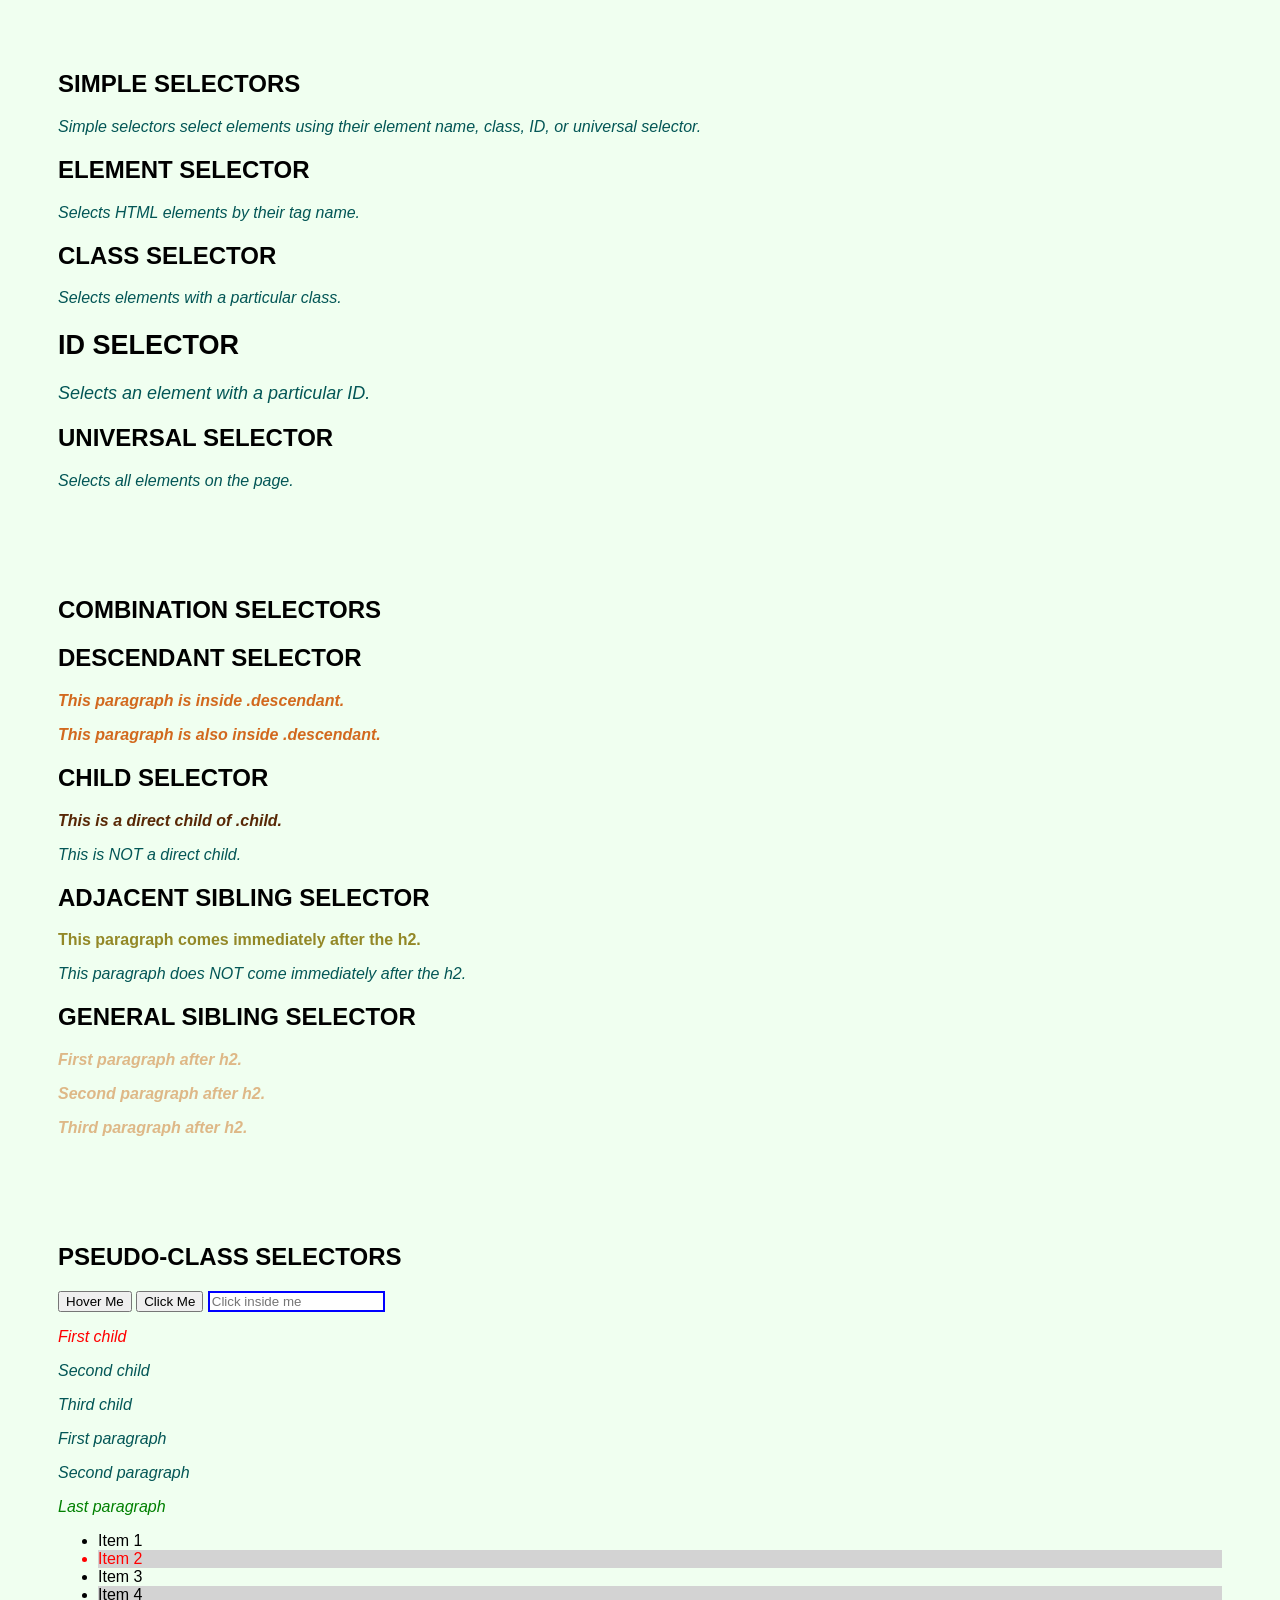
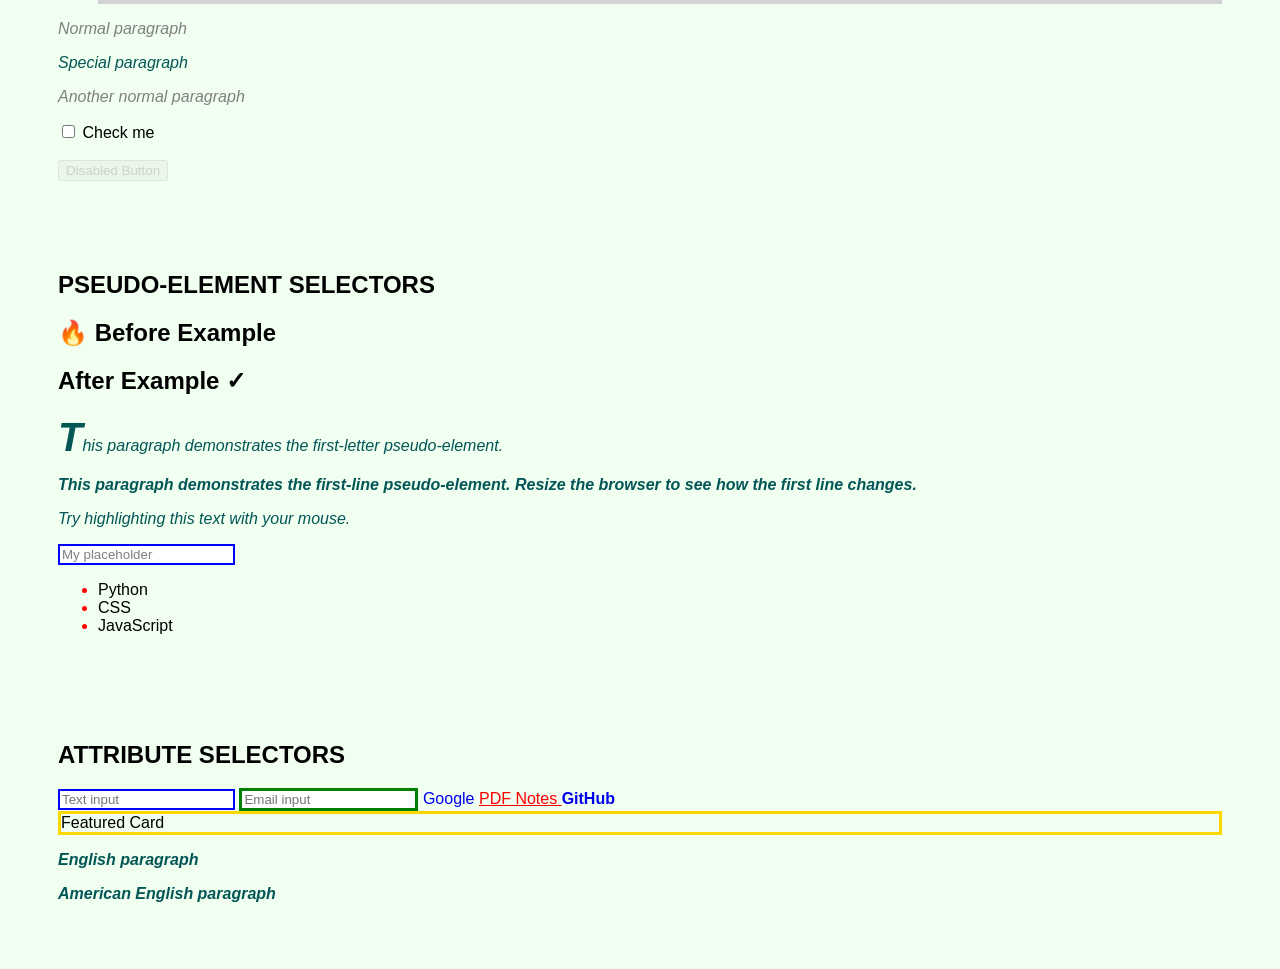
<file: frontend/html/selectors.html>
<!doctype html>
<html lang="en">
  <head>
    <meta charset="UTF-8" />
    <meta name="viewport" content="width=device-width, initial-scale=1.0" />
    <title>CSS Selectors</title>

    <link rel="stylesheet" href="/frontend/css/selectors.css" />
  </head>

  <body>
    <!-- ====================================================== -->
    <!-- SIMPLE SELECTORS -->
    <!-- ====================================================== -->

    <section>
      <h1>SIMPLE SELECTORS</h1>

      <p>
        Simple selectors select elements using their element name, class, ID, or
        universal selector.
      </p>

      <!-- ELEMENT SELECTOR -->
      <div>
        <h2>ELEMENT SELECTOR</h2>
        <p>Selects HTML elements by their tag name.</p>
      </div>

      <!-- CLASS SELECTOR -->
      <div class="class-example">
        <h2>CLASS SELECTOR</h2>
        <p>Selects elements with a particular class.</p>
      </div>

      <!-- ID SELECTOR -->
      <div id="id-example">
        <h2>ID SELECTOR</h2>
        <p>Selects an element with a particular ID.</p>
      </div>

      <!-- UNIVERSAL SELECTOR -->
      <div>
        <h2>UNIVERSAL SELECTOR</h2>
        <p>Selects all elements on the page.</p>
      </div>
    </section>

    <!-- ====================================================== -->
    <!-- COMBINATION SELECTORS -->
    <!-- ====================================================== -->

    <section>
      <h1>COMBINATION SELECTORS</h1>

      <!-- DESCENDANT -->
      <div class="descendant">
        <h2>DESCENDANT SELECTOR</h2>

        <p>This paragraph is inside .descendant.</p>

        <div>
          <p>This paragraph is also inside .descendant.</p>
        </div>
      </div>

      <!-- CHILD -->
      <div class="child">
        <h2>CHILD SELECTOR</h2>

        <p>This is a direct child of .child.</p>

        <div>
          <p>This is NOT a direct child.</p>
        </div>
      </div>

      <!-- ADJACENT SIBLING -->
      <h2>ADJACENT SIBLING SELECTOR</h2>

      <p class="adjacent-target">
        This paragraph comes immediately after the h2.
      </p>

      <p>This paragraph does NOT come immediately after the h2.</p>

      <!-- GENERAL SIBLING -->
      <h2>GENERAL SIBLING SELECTOR</h2>

      <p class="general-target">First paragraph after h2.</p>

      <p>Second paragraph after h2.</p>

      <p>Third paragraph after h2.</p>
    </section>

    <!-- ====================================================== -->
    <!-- PSEUDO-CLASS SELECTORS -->
    <!-- ====================================================== -->

    <section>
      <h1>PSEUDO-CLASS SELECTORS</h1>

      <!-- HOVER -->
      <button class="hover-button">Hover Me</button>

      <!-- ACTIVE -->
      <button class="active-button">Click Me</button>

      <!-- FOCUS -->
      <input class="focus-input" type="text" placeholder="Click inside me" />

      <!-- FIRST CHILD -->
      <div class="children">
        <p>First child</p>
        <p>Second child</p>
        <p>Third child</p>
      </div>

      <!-- LAST CHILD -->
      <div class="last-children">
        <p>First paragraph</p>
        <p>Second paragraph</p>
        <p>Last paragraph</p>
      </div>

      <!-- NTH CHILD -->
      <ul class="nth-list">
        <li>Item 1</li>
        <li>Item 2</li>
        <li>Item 3</li>
        <li>Item 4</li>
      </ul>

      <!-- NOT -->
      <div class="not-example">
        <p>Normal paragraph</p>
        <p class="special">Special paragraph</p>
        <p>Another normal paragraph</p>
      </div>

      <!-- CHECKED -->
      <label>
        <input type="checkbox" class="check" />
        Check me
      </label>

      <!-- DISABLED -->
      <br /><br />

      <button disabled>Disabled Button</button>
    </section>

    <!-- ====================================================== -->
    <!-- PSEUDO-ELEMENT SELECTORS -->
    <!-- ====================================================== -->

    <section>
      <h1>PSEUDO-ELEMENT SELECTORS</h1>

      <!-- BEFORE -->
      <h2 class="before-example">Before Example</h2>

      <!-- AFTER -->
      <h2 class="after-example">After Example</h2>

      <!-- FIRST LETTER -->
      <p class="first-letter-example">
        This paragraph demonstrates the first-letter pseudo-element.
      </p>

      <!-- FIRST LINE -->
      <p class="first-line-example">
        This paragraph demonstrates the first-line pseudo-element. Resize the
        browser to see how the first line changes.
      </p>

      <!-- SELECTION -->
      <p>Try highlighting this text with your mouse.</p>

      <!-- PLACEHOLDER -->
      <input
        class="placeholder-example"
        type="text"
        placeholder="My placeholder"
      />

      <!-- MARKER -->
      <ul class="marker-example">
        <li>Python</li>
        <li>CSS</li>
        <li>JavaScript</li>
      </ul>
    </section>

    <!-- ====================================================== -->
    <!-- ATTRIBUTE SELECTORS -->
    <!-- ====================================================== -->

    <section>
      <h1>ATTRIBUTE SELECTORS</h1>

      <!-- [attribute] -->
      <input type="text" placeholder="Text input" />

      <!-- [attribute="value"] -->
      <input type="email" placeholder="Email input" />

      <!-- [attribute^="value"] -->
      <a href="https://google.com"> Google </a>

      <!-- [attribute$="value"] -->
      <a href="notes.pdf"> PDF Notes </a>

      <!-- [attribute*="value"] -->
      <a href="https://github.com"> GitHub </a>

      <!-- [attribute~="value"] -->
      <div class="card featured">Featured Card</div>

      <!-- [attribute|="value"] -->
      <p lang="en">English paragraph</p>

      <p lang="en-US">American English paragraph</p>
    </section>
  </body>
</html>
</file>
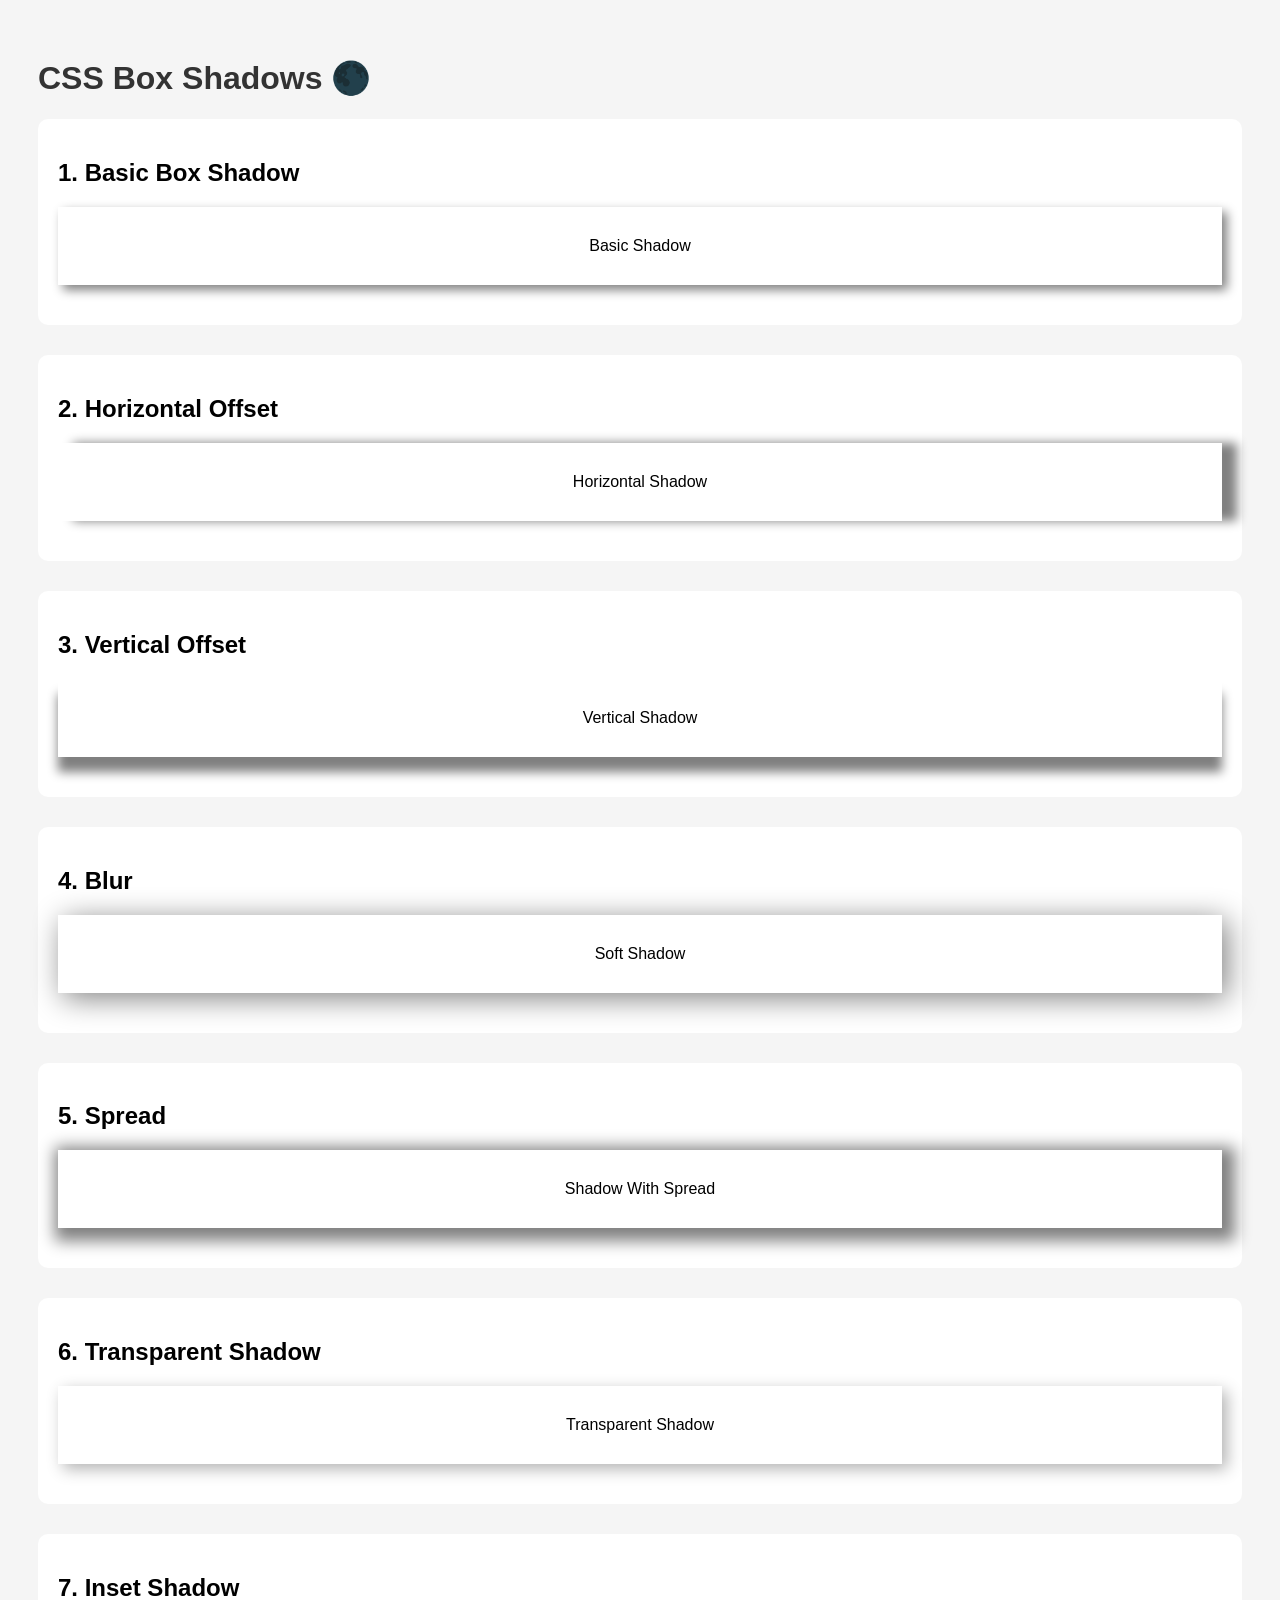
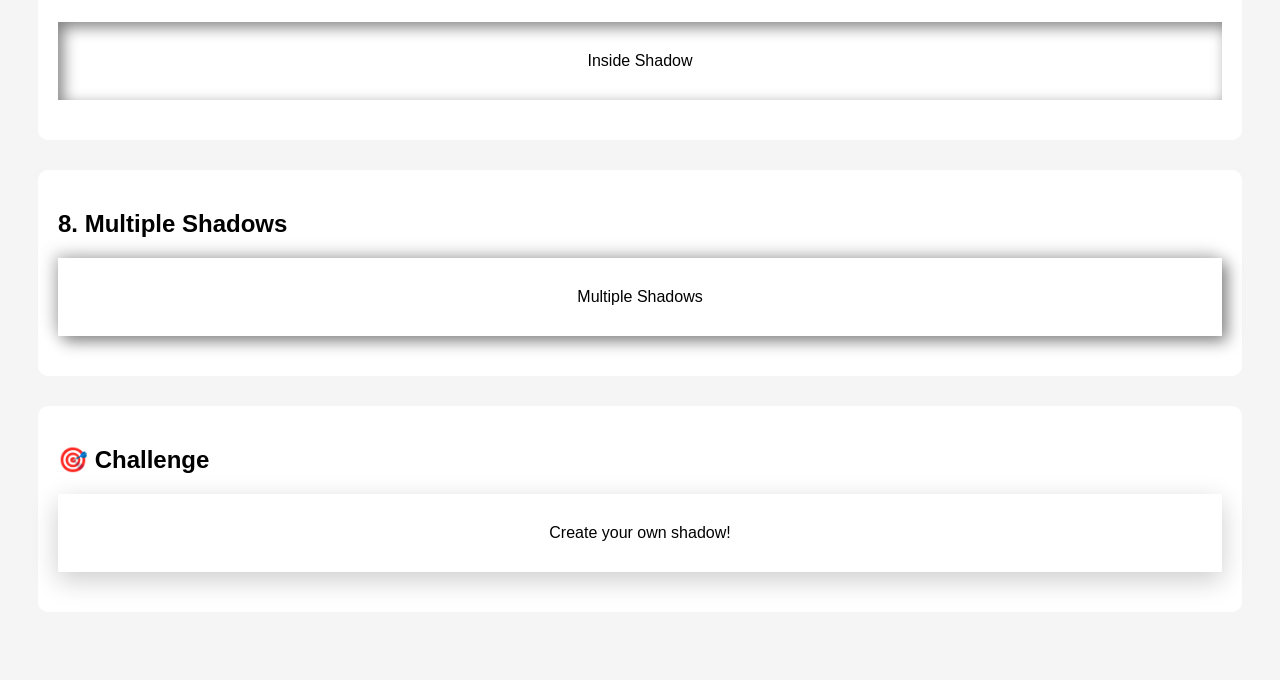
<file: frontend/html/shadow.html>
<!doctype html>
<html lang="en">
  <head>
    <meta charset="UTF-8" />
    <meta name="viewport" content="width=device-width, initial-scale=1.0" />

    <title>CSS Box Shadows</title>

    <link rel="stylesheet" href="/frontend/css/shadow.css" />
  </head>

  <body>
    <h1>CSS Box Shadows 🌑</h1>

    <!-- 1. Basic Shadow -->

    <section>
      <h2>1. Basic Box Shadow</h2>

      <div class="basic">Basic Shadow</div>
    </section>

    <!-- 2. Horizontal Shadow -->

    <section>
      <h2>2. Horizontal Offset</h2>

      <div class="horizontal">Horizontal Shadow</div>
    </section>

    <!-- 3. Vertical Shadow -->

    <section>
      <h2>3. Vertical Offset</h2>

      <div class="vertical">Vertical Shadow</div>
    </section>

    <!-- 4. Blur -->

    <section>
      <h2>4. Blur</h2>

      <div class="soft">Soft Shadow</div>
    </section>

    <!-- 5. Spread -->

    <section>
      <h2>5. Spread</h2>

      <div class="spread">Shadow With Spread</div>
    </section>

    <!-- 6. Transparent Shadow -->

    <section>
      <h2>6. Transparent Shadow</h2>

      <div class="transparent">Transparent Shadow</div>
    </section>

    <!-- 7. Inset -->

    <section>
      <h2>7. Inset Shadow</h2>

      <div class="inset">Inside Shadow</div>
    </section>

    <!-- 8. Multiple Shadows -->

    <section>
      <h2>8. Multiple Shadows</h2>

      <div class="multiple">Multiple Shadows</div>
    </section>

    <!-- Challenge -->

    <section>
      <h2>🎯 Challenge</h2>

      <div class="challenge">Create your own shadow!</div>
    </section>
  </body>
</html>
</file>
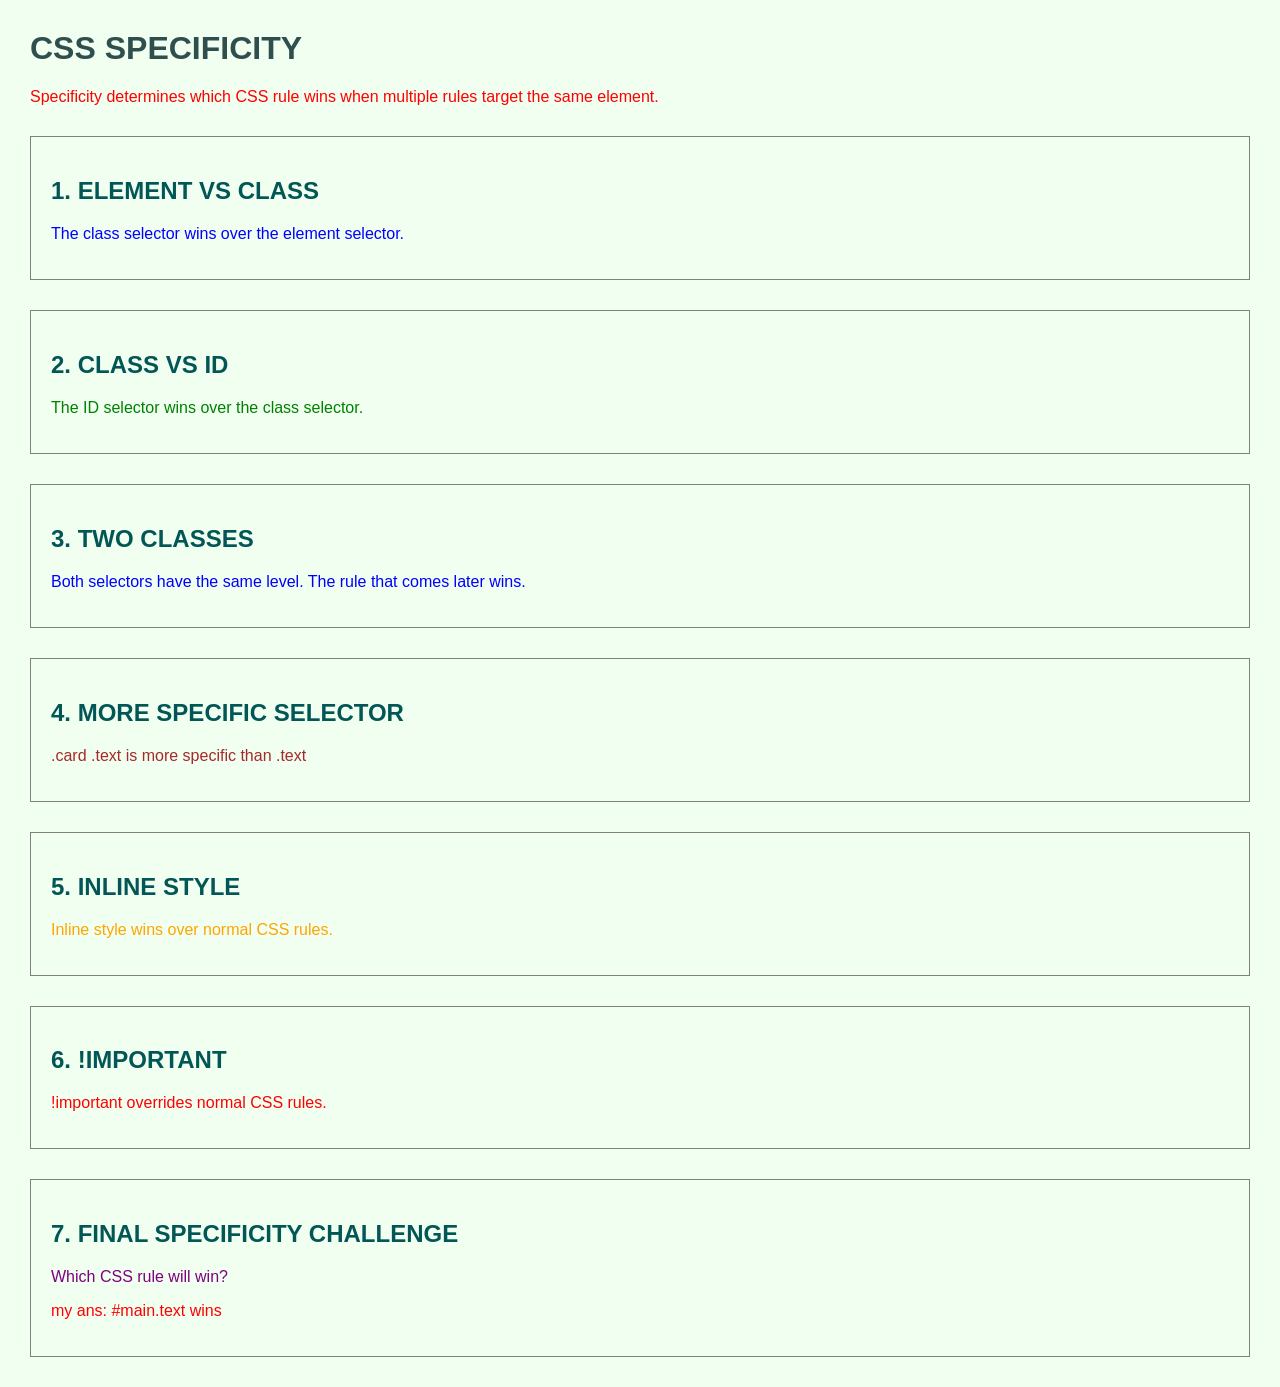
<file: frontend/html/specificity.html>
<!doctype html>
<html lang="en">
  <head>
    <meta charset="UTF-8" />
    <meta name="viewport" content="width=device-width, initial-scale=1.0" />

    <title>CSS Specificity</title>

    <link rel="stylesheet" href="/frontend/css/specificity.css" />
  </head>

  <body>
    <h1>CSS SPECIFICITY</h1>

    <p>
      Specificity determines which CSS rule wins when multiple rules target the
      same element.
    </p>

    <!-- ====================================================== -->
    <!-- ELEMENT VS CLASS -->
    <!-- ====================================================== -->

    <section>
      <h2>1. ELEMENT VS CLASS</h2>

      <p class="class-example">
        The class selector wins over the element selector.
      </p>
    </section>

    <!-- ====================================================== -->
    <!-- CLASS VS ID -->
    <!-- ====================================================== -->

    <section>
      <h2>2. CLASS VS ID</h2>

      <p id="id-example" class="class-example">
        The ID selector wins over the class selector.
      </p>
    </section>

    <!-- ====================================================== -->
    <!-- TWO CLASSES -->
    <!-- ====================================================== -->

    <section>
      <h2>3. TWO CLASSES</h2>

      <p class="text special">
        Both selectors have the same level. The rule that comes later wins.
      </p>
    </section>

    <!-- ====================================================== -->
    <!-- MORE SPECIFIC CLASS COMBINATION -->
    <!-- ====================================================== -->

    <section>
      <h2>4. MORE SPECIFIC SELECTOR</h2>

      <div class="card">
        <p class="text">.card .text is more specific than .text</p>
      </div>
    </section>

    <!-- ====================================================== -->
    <!-- INLINE STYLE -->
    <!-- ====================================================== -->

    <section>
      <h2>5. INLINE STYLE</h2>

      <p id="inline-example" style="color: orange">
        Inline style wins over normal CSS rules.
      </p>
    </section>

    <!-- ====================================================== -->
    <!-- !IMPORTANT -->
    <!-- ====================================================== -->

    <section>
      <h2>6. !IMPORTANT</h2>

      <p id="important-example">!important overrides normal CSS rules.</p>
    </section>

    <!-- ====================================================== -->
    <!-- FINAL CHALLENGE -->
    <!-- ====================================================== -->

    <section>
      <h2>7. FINAL SPECIFICITY CHALLENGE</h2>

      <div id="main" class="container">
        <p class="text special">Which CSS rule will win?</p>
        <p>my ans: #main.text wins</p>
      </div>
    </section>
  </body>
</html>
</file>
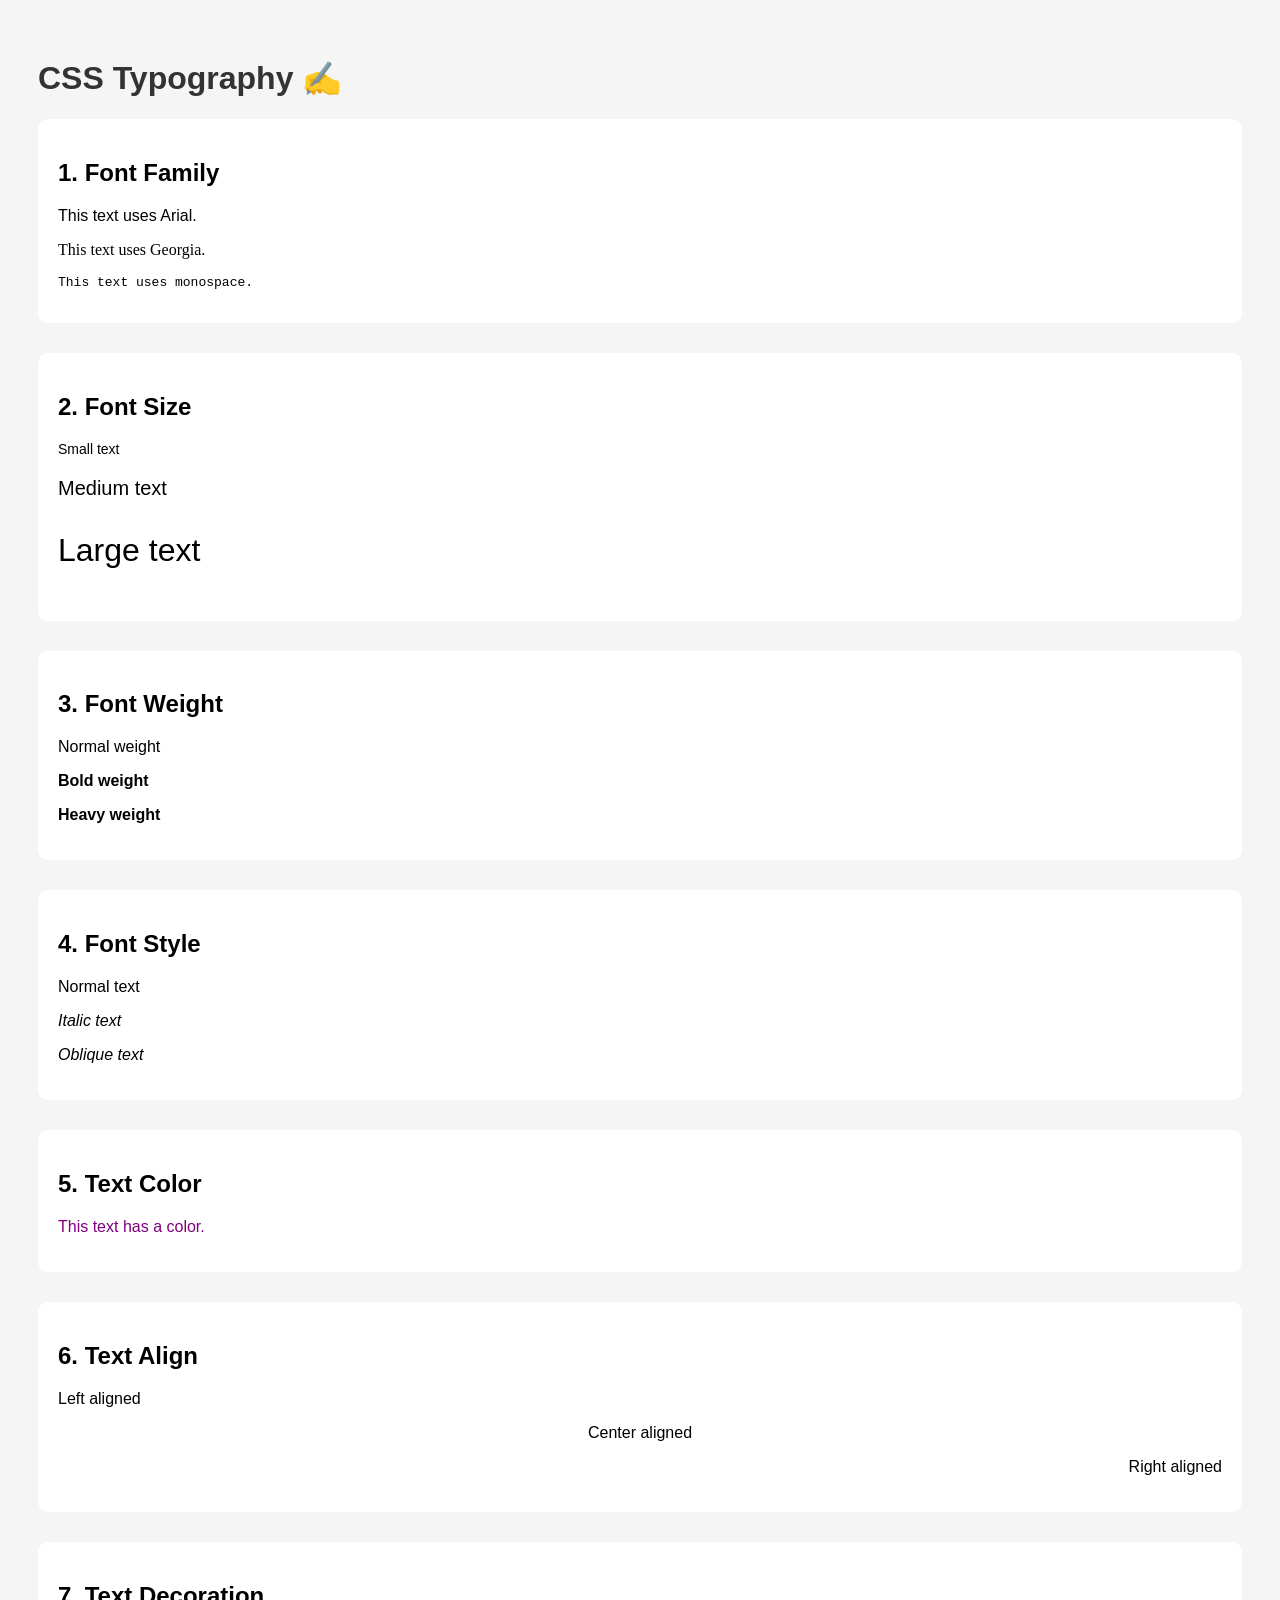
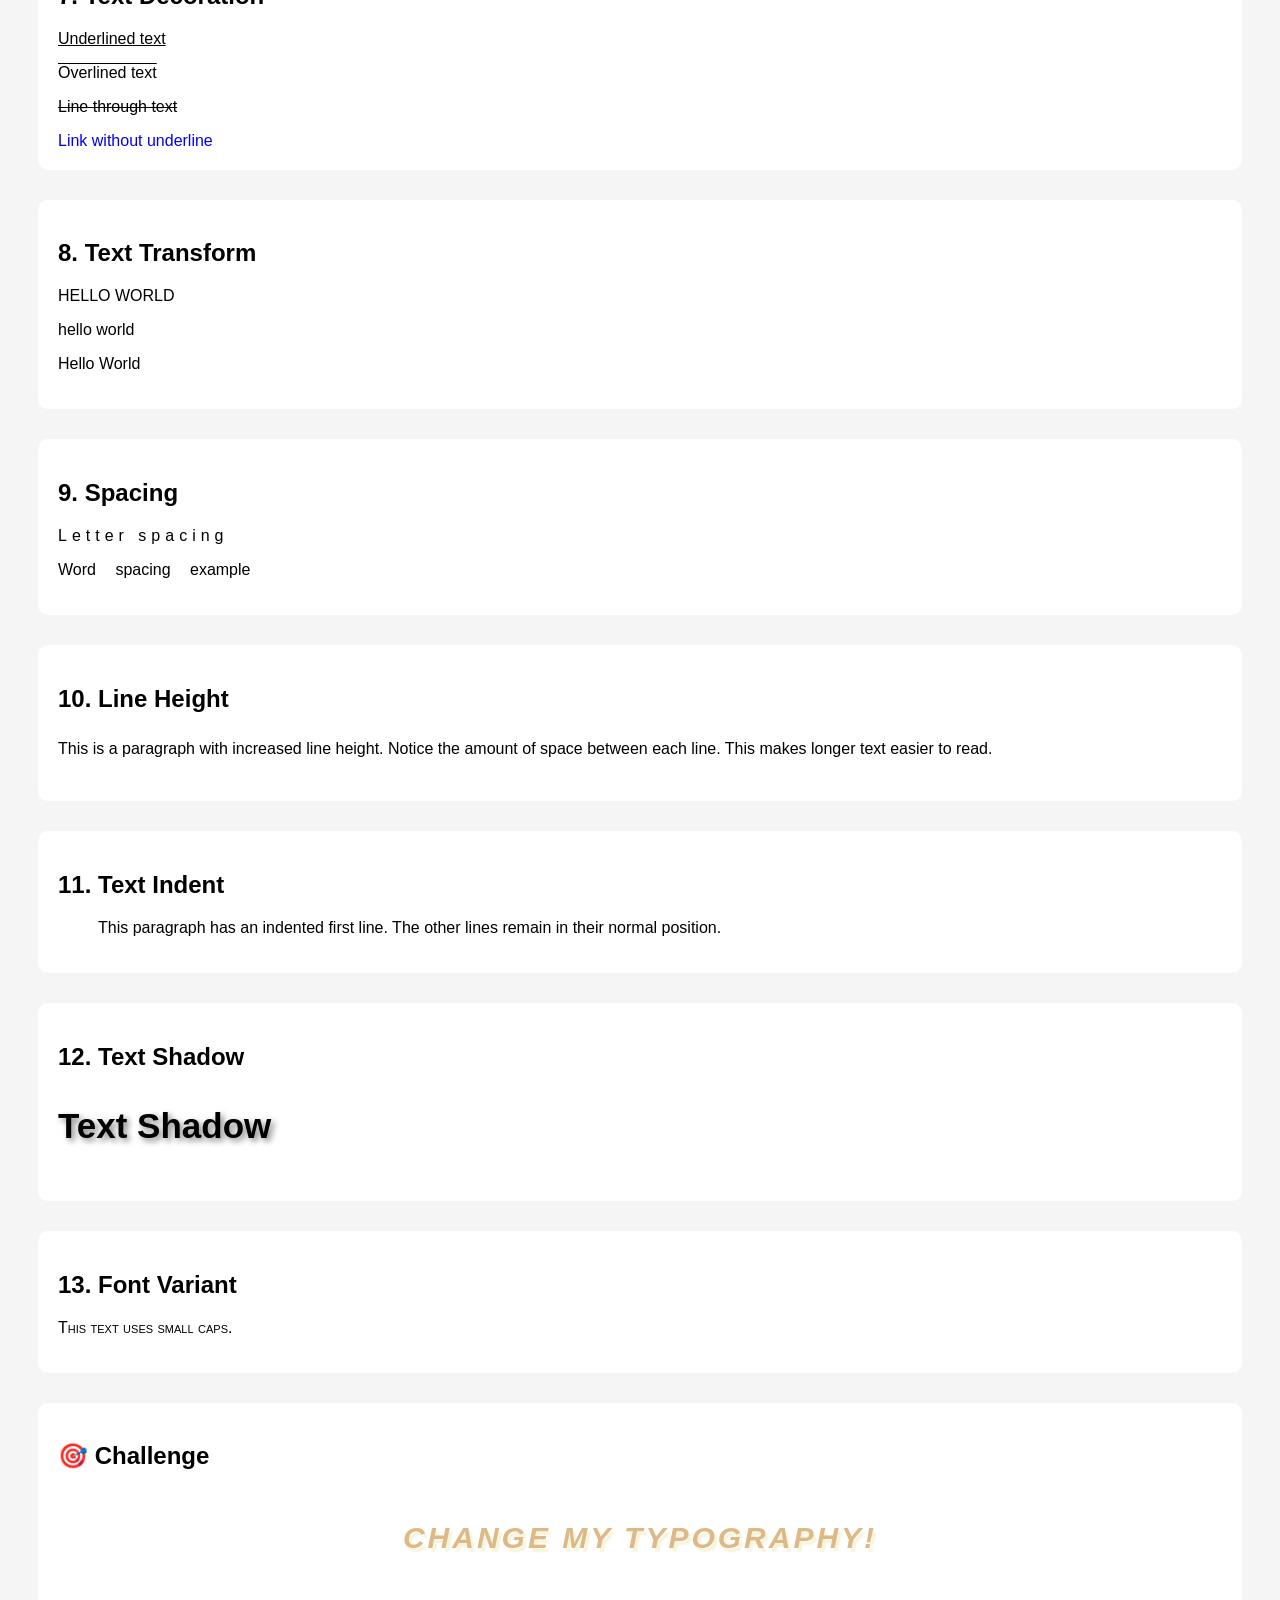
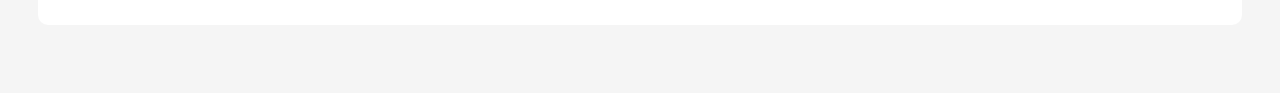
<file: frontend/html/typography.html>
<!doctype html>
<html lang="en">
  <head>
    <meta charset="UTF-8" />
    <meta name="viewport" content="width=device-width, initial-scale=1.0" />

    <title>CSS Typography</title>

    <link rel="stylesheet" href="/frontend//css/typography.css" />
  </head>

  <body>
    <h1>CSS Typography ✍️</h1>

    <!-- 1. Font Family -->

    <section>
      <h2>1. Font Family</h2>

      <p class="arial">This text uses Arial.</p>

      <p class="serif">This text uses Georgia.</p>

      <p class="mono">This text uses monospace.</p>
    </section>

    <!-- 2. Font Size -->

    <section>
      <h2>2. Font Size</h2>

      <p class="small">Small text</p>

      <p class="medium">Medium text</p>

      <p class="large">Large text</p>
    </section>

    <!-- 3. Font Weight -->

    <section>
      <h2>3. Font Weight</h2>

      <p class="normal-weight">Normal weight</p>

      <p class="bold-weight">Bold weight</p>

      <p class="heavy-weight">Heavy weight</p>
    </section>

    <!-- 4. Font Style -->

    <section>
      <h2>4. Font Style</h2>

      <p class="normal-style">Normal text</p>

      <p class="italic">Italic text</p>

      <p class="oblique">Oblique text</p>
    </section>

    <!-- 5. Text Color -->

    <section>
      <h2>5. Text Color</h2>

      <p class="colored-text">This text has a color.</p>
    </section>

    <!-- 6. Text Align -->

    <section>
      <h2>6. Text Align</h2>

      <p class="align-left">Left aligned</p>

      <p class="align-center">Center aligned</p>

      <p class="align-right">Right aligned</p>
    </section>

    <!-- 7. Text Decoration -->

    <section>
      <h2>7. Text Decoration</h2>

      <p class="underline">Underlined text</p>

      <p class="overline">Overlined text</p>

      <p class="line-through">Line through text</p>

      <a href="#" class="no-decoration"> Link without underline </a>
    </section>

    <!-- 8. Text Transform -->

    <section>
      <h2>8. Text Transform</h2>

      <p class="uppercase">hello world</p>

      <p class="lowercase">HELLO WORLD</p>

      <p class="capitalize">hello world</p>
    </section>

    <!-- 9. Letter and Word Spacing -->

    <section>
      <h2>9. Spacing</h2>

      <p class="letter-spacing">Letter spacing</p>

      <p class="word-spacing">Word spacing example</p>
    </section>

    <!-- 10. Line Height -->

    <section>
      <h2>10. Line Height</h2>

      <p class="line-height">
        This is a paragraph with increased line height. Notice the amount of
        space between each line. This makes longer text easier to read.
      </p>
    </section>

    <!-- 11. Text Indent -->

    <section>
      <h2>11. Text Indent</h2>

      <p class="indent">
        This paragraph has an indented first line. The other lines remain in
        their normal position.
      </p>
    </section>

    <!-- 12. Text Shadow -->

    <section>
      <h2>12. Text Shadow</h2>

      <h3 class="text-shadow">Text Shadow</h3>
    </section>

    <!-- 13. Font Variant -->

    <section>
      <h2>13. Font Variant</h2>

      <p class="small-caps">This text uses small caps.</p>
    </section>

    <!-- Challenge -->

    <section>
      <h2>🎯 Challenge</h2>

      <p class="challenge">Change my typography!</p>
    </section>
  </body>
</html>
</file>
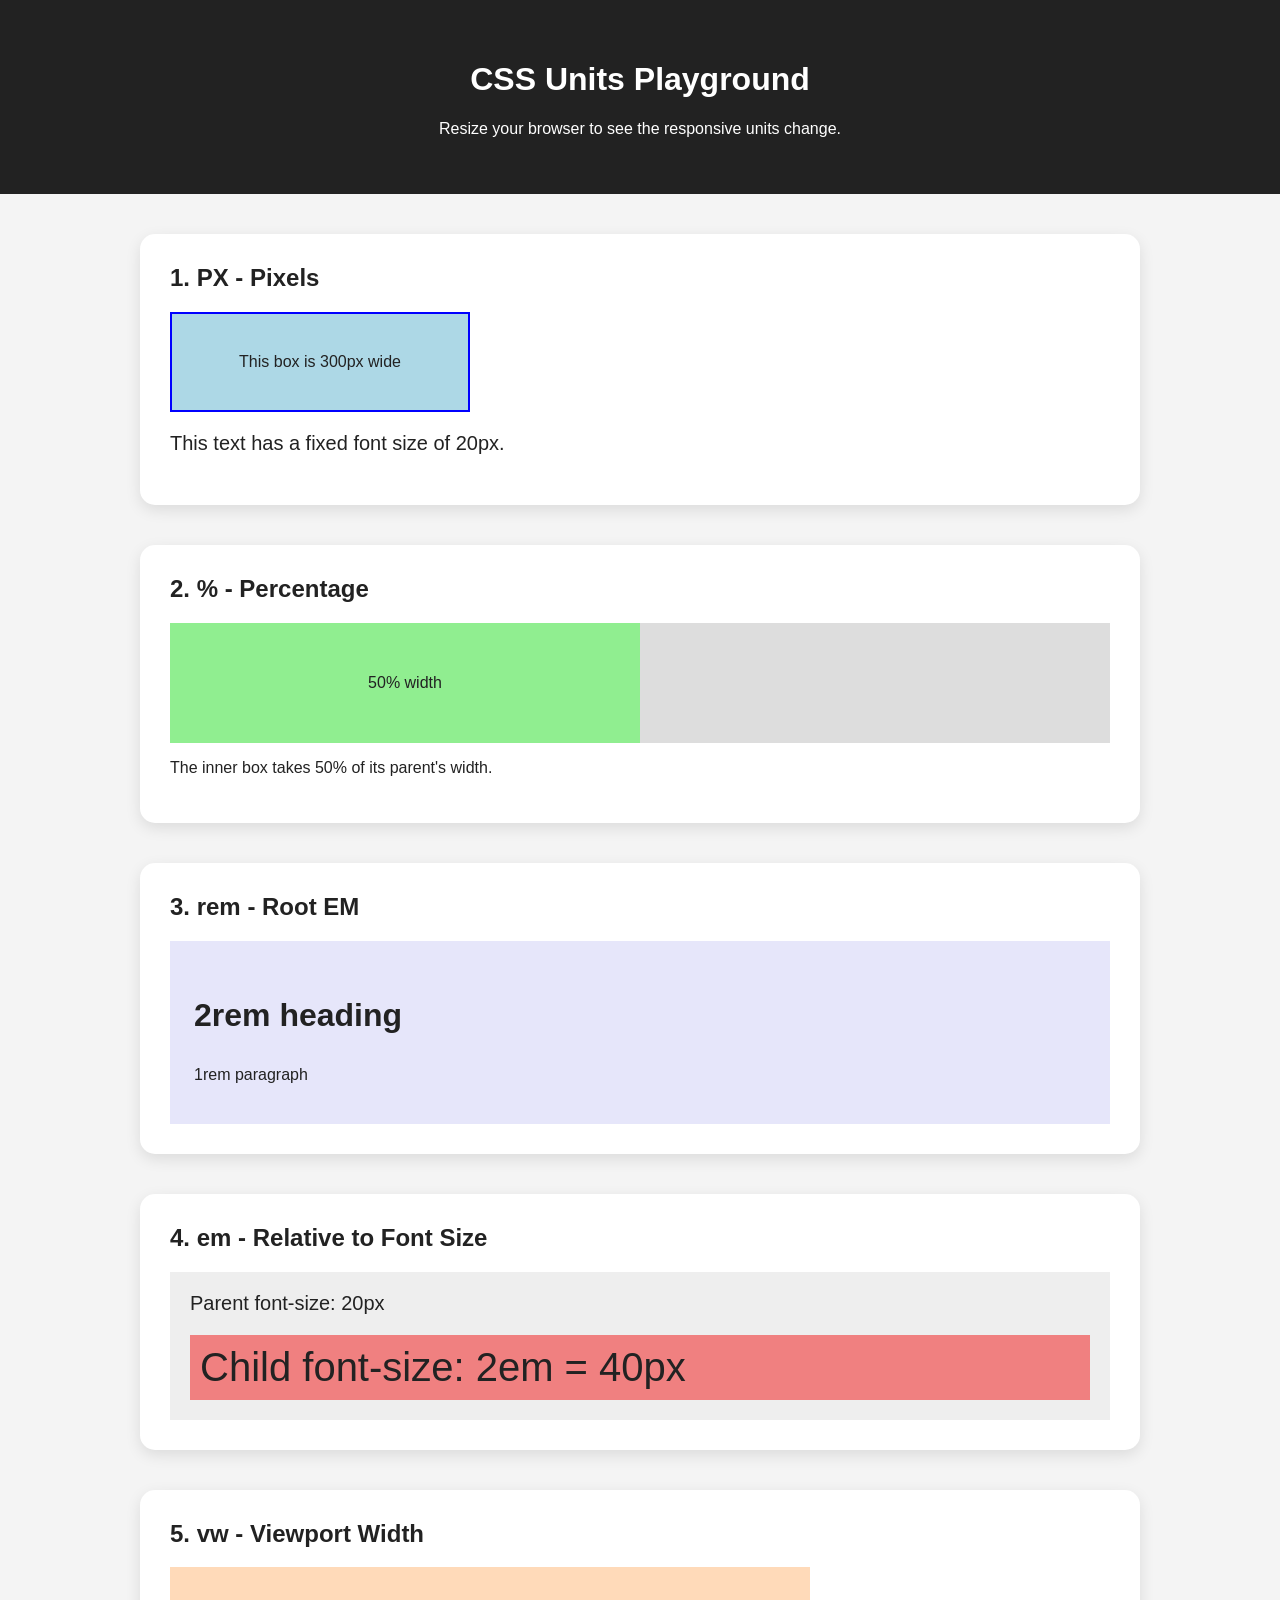
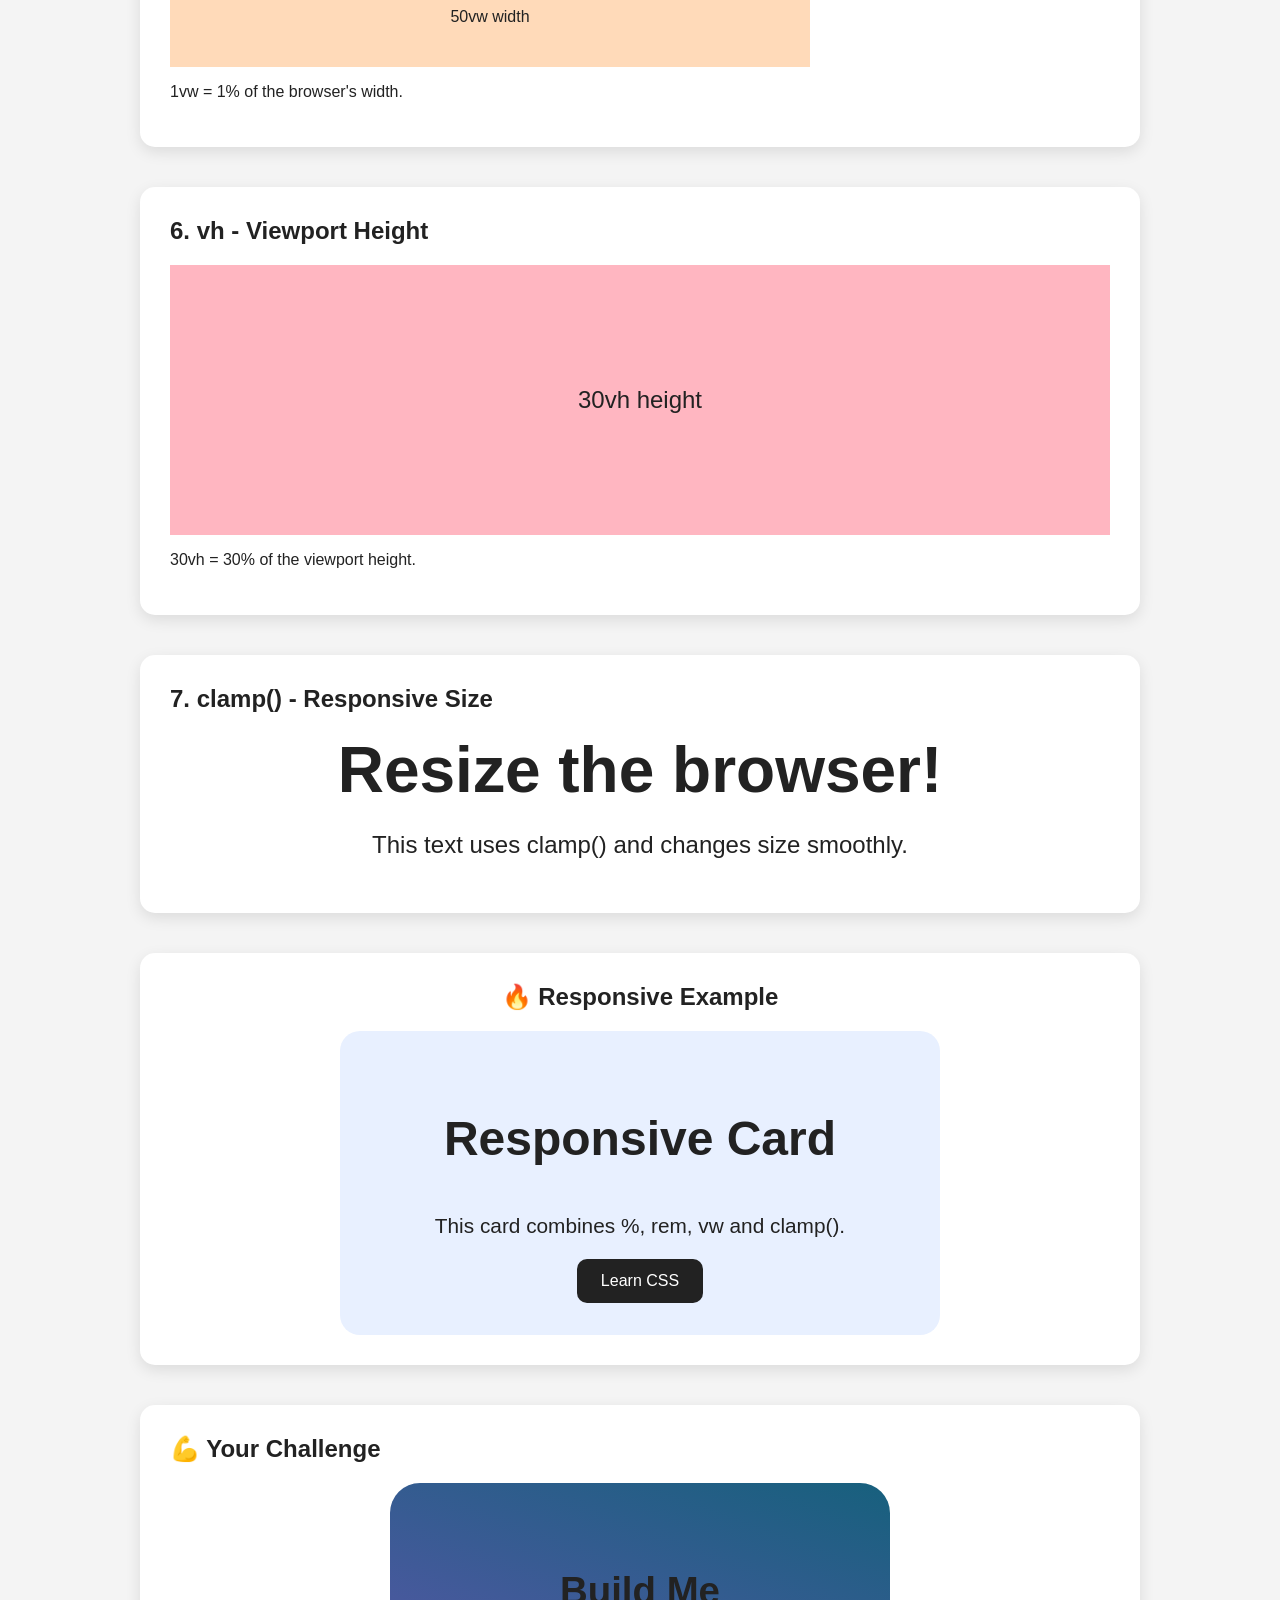
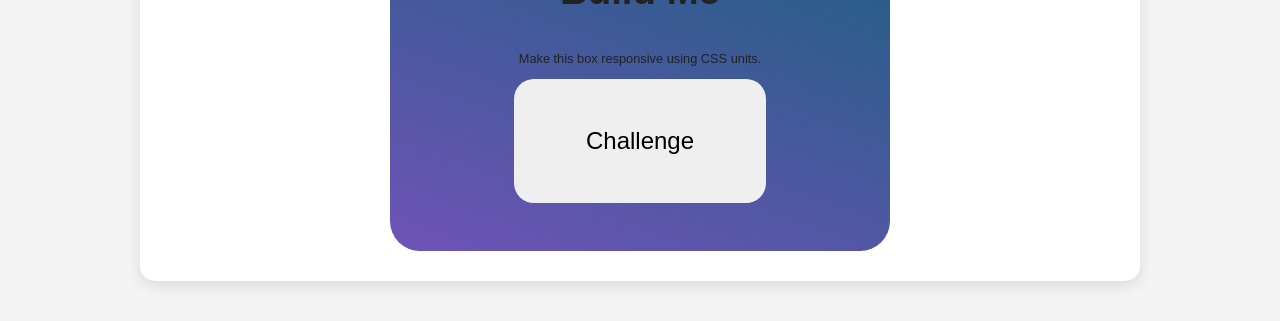
<file: frontend/html/units.html>
<!doctype html>
<html lang="en">
  <head>
    <meta charset="UTF-8" />
    <meta name="viewport" content="width=device-width, initial-scale=1.0" />

    <title>CSS Units</title>

    <link rel="stylesheet" href="/frontend/css/units.css" />
  </head>

  <body>
    <header>
      <h1>CSS Units Playground</h1>
      <p>Resize your browser to see the responsive units change.</p>
    </header>

    <!-- PX -->
    <section>
      <h2>1. PX - Pixels</h2>

      <div class="px-box">This box is 300px wide</div>

      <p class="px-text">This text has a fixed font size of 20px.</p>
    </section>

    <!-- PERCENTAGE -->
    <section>
      <h2>2. % - Percentage</h2>

      <div class="percentage-container">
        <div class="percentage-box">50% width</div>
      </div>

      <p>The inner box takes 50% of its parent's width.</p>
    </section>

    <!-- REM -->
    <section>
      <h2>3. rem - Root EM</h2>

      <div class="rem-box">
        <h3>2rem heading</h3>
        <p>1rem paragraph</p>
      </div>
    </section>

    <!-- EM -->
    <section>
      <h2>4. em - Relative to Font Size</h2>

      <div class="em-parent">
        Parent font-size: 20px

        <div class="em-child">Child font-size: 2em = 40px</div>
      </div>
    </section>

    <!-- VW -->
    <section>
      <h2>5. vw - Viewport Width</h2>

      <div class="vw-box">50vw width</div>

      <p>1vw = 1% of the browser's width.</p>
    </section>

    <!-- VH -->
    <section>
      <h2>6. vh - Viewport Height</h2>

      <div class="vh-box">30vh height</div>

      <p>30vh = 30% of the viewport height.</p>
    </section>

    <!-- CLAMP -->
    <section>
      <h2>7. clamp() - Responsive Size</h2>

      <h3 class="clamp-heading">Resize the browser!</h3>

      <p class="clamp-text">
        This text uses clamp() and changes size smoothly.
      </p>
    </section>

    <!-- COMBINATION -->
    <section class="responsive-section">
      <h2>🔥 Responsive Example</h2>

      <div class="responsive-card">
        <h3>Responsive Card</h3>

        <p>This card combines %, rem, vw and clamp().</p>

        <button>Learn CSS</button>
      </div>
    </section>

    <!-- CHALLENGE -->
    <section>
      <h2>💪 Your Challenge</h2>

      <div class="challenge-box">
        <h3>Build Me</h3>

        <p>Make this box responsive using CSS units.</p>

        <button>Challenge</button>
      </div>
    </section>
  </body>
</html>
</file>
<file: frontend/css/bg.css>
/* =====================================================
   GENERAL
   ===================================================== */

body {
  font-family: Arial, sans-serif;
  padding: 30px;
  background-color: #f5f5f5;
}

section {
  background-color: white;
  padding: 20px;
  margin-bottom: 30px;
  border-radius: 10px;
}

h1 {
  color: #333;
}

/* =====================================================
   1. BACKGROUND-COLOR
   ===================================================== */

.color-box {
  background-color: lightblue;

  padding: 50px;
  text-align: center;
}

/* =====================================================
   2. BACKGROUND-IMAGE
   ===================================================== */

.image-box {
  height: 250px;

  background-image: url("https://images.unsplash.com/photo-1500534623283-312aade485b7");

  color: white;
  padding: 30px;
}

/* =====================================================
   3. BACKGROUND-REPEAT
   ===================================================== */

.repeat-box {
  height: 200px;

  background-image: url("https://images.unsplash.com/photo-1500534623283-312aade485b7");

  background-size: 150px;

  background-repeat: repeat;
}

/* =====================================================
   4. BACKGROUND-SIZE
   ===================================================== */

.cover-box,
.contain-box {
  height: 250px;
  margin-bottom: 20px;

  background-image: url("https://images.unsplash.com/photo-1500534623283-312aade485b7");

  background-repeat: no-repeat;
  background-position: center;
}

.cover-box {
  background-size: cover;
}

.contain-box {
  background-size: contain;
}

/* =====================================================
   5. BACKGROUND-POSITION
   ===================================================== */

.position-box {
  height: 250px;

  background-image: url("https://images.unsplash.com/photo-1500534623283-312aade485b7");

  background-size: cover;

  background-position: center;

  color: white;
  padding: 30px;
}

/* =====================================================
   🎯 CHALLENGE
   ===================================================== */

.challenge {
  height: 300px;

  /* Try changing these! */

  background-color: lightgray;

  background-image: url("https://images.unsplash.com/photo-1500534623283-312aade485b7");

  background-repeat: repeat;

  background-size: contain;

  background-position: top;

  color: white;

  padding: 30px;
}
</file>
<file: frontend/css/border-radius.css>
/* =====================================================
   GENERAL
   ===================================================== */

body {
  font-family: Arial, sans-serif;
  background-color: #f5f5f5;
  padding: 30px;
}

section {
  background-color: white;
  padding: 20px;
  margin-bottom: 30px;
  border-radius: 10px;
}

h1 {
  color: #333;
}

div {
  padding: 30px;
  margin: 15px 0;
  text-align: center;
}

/* =====================================================
   1. BASIC BORDER RADIUS
   ===================================================== */

.radius-small {
  border: 4px solid black;
  border-radius: 10px;
}

.radius-large {
  border: 4px solid black;
  border-radius: 30px;
}

/* =====================================================
   2. CIRCLE
   ===================================================== */

.circle {
  width: 120px;
  height: 120px;

  border: 4px solid purple;
  border-radius: 50%;

  display: flex;
  align-items: center;
  justify-content: center;
}

/* =====================================================
   3. ELLIPSE
   ===================================================== */

.ellipse {
  width: 250px;
  height: 120px;

  border: 4px solid blue;
  border-radius: 50%;

  display: flex;
  align-items: center;
  justify-content: center;
}

/* =====================================================
   4. INDIVIDUAL CORNERS
   ===================================================== */

.individual {
  border: 4px solid black;

  border-top-left-radius: 40px;
  border-top-right-radius: 10px;
  border-bottom-right-radius: 40px;
  border-bottom-left-radius: 10px;
}

/* =====================================================
   5. FOUR VALUES
   ===================================================== */

.four-values {
  border: 4px solid green;

  /*
       top-left
       top-right
       bottom-right
       bottom-left
    */

  border-radius: 10px 20px 30px 40px;
}

/* =====================================================
   6. TWO VALUES
   ===================================================== */

.two-values {
  border: 4px solid orange;

  /*
       top-left + bottom-right = 20px
       top-right + bottom-left = 50px
    */

  border-radius: 20px 50px;
}

/* =====================================================
   🎯 CHALLENGE
   ===================================================== */

.challenge {
  width: 200px;
  height: 120px;

  border: 5px solid black;

  /* Change this! */

  border-radius: 50px 10px;

  display: flex;
  align-items: center;
  justify-content: center;
}
</file>
<file: frontend/css/border.css>
/* =====================================================
   GENERAL
   ===================================================== */

body {
  font-family: Arial, sans-serif;
  background-color: #f5f5f5;
  padding: 30px;
}

section {
  background-color: white;
  padding: 20px;
  margin-bottom: 30px;
  border-radius: 10px;
}

h1 {
  color: #333;
}

div {
  padding: 20px;
  margin: 15px 0;
}

/* =====================================================
   1. BORDER STYLES
   ===================================================== */

.solid {
  border: 4px solid black;
}

.dashed {
  border: 4px dashed black;
}

.dotted {
  border: 4px dotted black;
}

.double {
  border: 6px double black;
}

.groove {
  border: 6px groove gray;
}

.ridge {
  border: 6px ridge gray;
}

/* =====================================================
   2. BORDER WIDTH
   ===================================================== */

.thin {
  border: 2px solid black;
}

.medium {
  border: 5px solid black;
}

.thick {
  border: 10px solid black;
}

/* =====================================================
   3. BORDER COLOR
   ===================================================== */

.colored {
  border: 5px solid purple;
}

/* =====================================================
   4. INDIVIDUAL SIDES
   ===================================================== */

.individual {
  border-top: 5px solid red;
  border-right: 5px dashed blue;
  border-bottom: 5px dotted green;
  border-left: 5px double purple;
}

/* =====================================================
   5. BORDER RADIUS
   ===================================================== */

.rounded {
  border: 5px solid black;
  border-radius: 20px;
}

.circle {
  width: 100px;
  height: 100px;

  border: 5px solid purple;
  border-radius: 50%;

  display: flex;
  align-items: center;
  justify-content: center;
}

/* =====================================================
   6. BORDER SHORTHAND
   ===================================================== */

/*
   border:
   width
   style
   color
*/

.shorthand {
  border: 5px solid teal;
}

/* =====================================================
   🎯 CHALLENGE
   ===================================================== */

.challenge {
  padding: 30px;

  /* Change these yourself */

  border: 8px dashed brown;

  border-radius: 50%;
}
</file>
<file: frontend/css/box-model.css>
/* ====================================================== */
/* GENERAL */
/* ====================================================== */
body {
  background-color: honeydew;
  font-family: Arial, sans-serif;
  margin: 30px;
}

section {
  margin: 40px 0;
  padding: 20px;
  border: 1px solid gray;
}

h1 {
  color: darkslategray;
}

h2 {
  color: rgb(3, 86, 86);
}

/* ====================================================== */
/* 1. CONTENT */
/* ====================================================== */

.content-box {
  width: 200px;
  height: 100px;
  background-color: lightblue;
}

/* ====================================================== */
/* 2. PADDING */
/* ====================================================== */

.padding-box {
  width: 200px;
  height: 100px;

  padding: 30px;

  background-color: lightgreen;
}

/* ====================================================== */
/* 3. BORDER */
/* ====================================================== */

.border-box {
  width: 200px;
  height: 100px;

  border: 10px solid black;

  background-color: lightyellow;
}

/* ====================================================== */
/* 4. MARGIN */
/* ====================================================== */

.margin-box {
  width: 200px;
  height: 100px;

  margin: 30px;

  background-color: lightpink;
}

.second-box {
  width: 200px;
  height: 100px;

  background-color: lightblue;
}

/* ====================================================== */
/* 5. CONTENT-BOX */
/* ====================================================== */

.content-sizing {
  box-sizing: content-box;

  width: 300px;
  height: 100px;

  padding: 20px;
  border: 5px solid black;

  background-color: lightcoral;
}

/*
    CONTENT-BOX

    width = 300px content

    Total width:

    300px content
    + 20px left padding
    + 20px right padding
    + 5px left border
    + 5px right border

    = 350px
*/

/* ====================================================== */
/* 6. BORDER-BOX */
/* ====================================================== */

.border-sizing {
  box-sizing: border-box;

  width: 300px;
  height: 100px;

  padding: 20px;
  border: 5px solid black;

  background-color: lightseagreen;
}

/*
    BORDER-BOX

    width = 300px TOTAL

    Content width:

    300px
    - 20px left padding
    - 20px right padding
    - 5px left border
    - 5px right border

    = 250px content
*/

/* ====================================================== */
/* 7. CONTENT-BOX CALCULATION */
/* ====================================================== */

.calculation-content {
  box-sizing: content-box;

  width: 300px;

  padding: 20px;

  border: 5px solid black;

  background-color: peachpuff;
}

/*
    TOTAL WIDTH:

    300px content
    + 20px padding
    + 20px padding
    + 5px border
    + 5px border

    = 350px
*/

/* ====================================================== */
/* 8. BORDER-BOX CALCULATION */
/* ====================================================== */

.calculation-border {
  box-sizing: border-box;

  width: 300px;

  padding: 20px;

  border: 5px solid black;

  background-color: plum;
}

/*
    TOTAL WIDTH = 300px

    CONTENT:

    300px
    - 20px padding
    - 20px padding
    - 5px border
    - 5px border

    = 250px
*/

/* ====================================================== */
/* 9. NO BORDER */
/* ====================================================== */

.no-border {
  box-sizing: content-box;

  width: 300px;

  padding: 20px;

  background-color: lightgoldenrodyellow;
}

/*
    NO BORDER

    300px content
    + 20px left padding
    + 20px right padding
    + 0px border

    = 340px
*/
</file>
<file: frontend/css/color.css>
/* =====================================================
   CSS COLORS PRACTICE
   ===================================================== */

/* GENERAL STYLING */

body {
  font-family: Arial, sans-serif;
  background-color: #f5f5f5;
  padding: 30px;
}

section {
  margin-bottom: 30px;
  padding: 20px;
  background-color: white;
  border-radius: 10px;
}

h1 {
  color: #333;
}

h2 {
  color: #555;
}

/* =====================================================
   1. COLOR NAMES
   ===================================================== */

.color-name {
  color: red;
}

.background-name {
  background-color: blue;
  color: white;
  padding: 20px;
}

/* =====================================================
   2. HEX COLORS
   ===================================================== */

.hex-red {
  color: #ff0000;
}

.hex-green {
  color: #00ff00;
}

.hex-blue {
  color: #0000ff;
}

.hex-purple {
  color: #800080;
}

/* =====================================================
   3. RGB COLORS
   ===================================================== */

.rgb-red {
  color: rgb(255, 0, 0);
}

.rgb-green {
  color: rgb(0, 255, 0);
}

.rgb-blue {
  color: rgb(0, 0, 255);
}

/* =====================================================
   4. RGBA COLORS
   ===================================================== */

.rgba-full {
  background-color: rgba(255, 0, 0, 1);
  padding: 20px;
}

.rgba-half {
  background-color: rgba(255, 0, 0, 0.5);
  padding: 20px;
}

.rgba-low {
  background-color: rgba(255, 0, 0, 0.2);
  padding: 20px;
}

/* =====================================================
   5. HSL COLORS
   ===================================================== */

.hsl-red {
  color: hsl(0, 100%, 50%);
}

.hsl-green {
  color: hsl(120, 100%, 50%);
}

.hsl-blue {
  color: hsl(240, 100%, 50%);
}

/* =====================================================
   6. HSLA COLORS
   ===================================================== */

.hsla-color {
  background-color: hsla(240, 100%, 50%, 0.5);
  color: white;
  padding: 20px;
}

/* =====================================================
   🎯 CHALLENGE
   ===================================================== */

.challenge {
  padding: 30px;

  /* Change these yourself! */

  color: rgb(158, 17, 17);

  background-color: rgb(15, 155, 50);

  border: 3px solid rgb(54, 16, 142);
}
</file>
<file: frontend/css/fonts.css>
/* =====================================================
   GENERAL
   ===================================================== */

body {
  background-color: #f5f5f5;
  padding: 30px;
  font-family: Arial, sans-serif;
}

section {
  background-color: white;
  padding: 20px;
  margin-bottom: 30px;
  border-radius: 10px;
}

h1 {
  color: #333;
}

/* =====================================================
   1. FONT FAMILY
   ===================================================== */

.arial {
  font-family: Arial, sans-serif;
}

.georgia {
  font-family: Georgia, serif;
}

.monospace {
  font-family: monospace;
}

/* =====================================================
   2. GENERIC FONT FAMILIES
   ===================================================== */

.serif {
  font-family: serif;
}

.sans-serif {
  font-family: sans-serif;
}

.mono {
  font-family: monospace;
}

.cursive {
  font-family: cursive;
}

.fantasy {
  font-family: fantasy;
}

/* =====================================================
   3. FONT NAMES WITH SPACES
   ===================================================== */

.times {
  font-family: "Times New Roman", serif;
}

.courier {
  font-family: "Courier New", monospace;
}

/* =====================================================
   4. FONT WEIGHT
   ===================================================== */

.weight-400 {
  font-weight: 400;
}

.weight-500 {
  font-weight: 500;
}

.weight-700 {
  font-weight: 700;
}

/* =====================================================
   5. FONT STYLE
   ===================================================== */

.normal {
  font-style: normal;
}

.italic {
  font-style: italic;
}

.oblique {
  font-style: oblique;
}

/* =====================================================
   6. WEB FONTS
   ===================================================== */

.poppins {
  font-family: "Poppins", sans-serif;
  font-weight: 600;
}

.roboto-mono {
  font-family: "Roboto Mono", monospace;
}

/* =====================================================
   7. FONT SHORTHAND
   ===================================================== */

.shorthand {
  font:
    italic bold 24px Arial,
    sans-serif;
}

/* =====================================================
   🎯 CHALLENGE
   ===================================================== */

.challenge {
  font-family: "Georgia", serif;
  font-size: 30px;
  font-weight: 900;
  font-style: italic;

  /* Try changing the font! */
}
</file>
<file: frontend/css/gradient.css>
/* =====================================================
   GENERAL STYLING
   ===================================================== */

body {
  font-family: Arial, sans-serif;
  background-color: #f5f5f5;
  padding: 30px;
}

section {
  background-color: white;
  padding: 20px;
  margin-bottom: 30px;
  border-radius: 10px;
}

h1 {
  color: #333;
}

h2 {
  color: #555;
}

/* =====================================================
   1. LINEAR GRADIENT
   ===================================================== */

.linear {
  padding: 50px;
  color: white;
  text-align: center;

  background-image: linear-gradient(red, blue);
}

/* =====================================================
   2. GRADIENT DIRECTIONS
   ===================================================== */

.right {
  padding: 40px;
  margin-bottom: 15px;
  color: white;

  background-image: linear-gradient(to right, red, blue);
}

.left {
  padding: 40px;
  margin-bottom: 15px;
  color: white;

  background-image: linear-gradient(to left, red, blue);
}

.bottom {
  padding: 40px;
  margin-bottom: 15px;
  color: white;

  background-image: linear-gradient(to bottom, red, blue);
}

.diagonal {
  padding: 40px;
  color: white;

  background-image: linear-gradient(to bottom right, red, blue);
}

/* =====================================================
   3. MULTIPLE COLORS
   ===================================================== */

.multiple {
  padding: 50px;
  color: white;
  text-align: center;

  background-image: linear-gradient(to right, red, yellow, green, blue);
}

/* =====================================================
   4. COLOR STOPS
   ===================================================== */

.color-stops {
  padding: 50px;
  color: white;
  text-align: center;

  background-image: linear-gradient(to right, red 0%, yellow 50%, blue 100%);
}

/* =====================================================
   5. RADIAL GRADIENT
   ===================================================== */

.radial {
  height: 200px;

  display: flex;
  align-items: center;
  justify-content: center;

  color: white;

  background-image: radial-gradient(red, blue);
}

/* =====================================================
   6. RADIAL CIRCLE
   ===================================================== */

.circle {
  height: 200px;

  display: flex;
  align-items: center;
  justify-content: center;

  color: white;

  background-image: radial-gradient(circle, red, yellow, blue);
}

/* =====================================================
   7. CONIC GRADIENT
   ===================================================== */

.conic {
  height: 250px;

  display: flex;
  align-items: center;
  justify-content: center;

  color: white;

  background-image: conic-gradient(red, yellow, green, blue, red);
}

/* =====================================================
   🎯 8. YOUR CHALLENGE
   ===================================================== */

.challenge {
  height: 200px;

  display: flex;
  align-items: center;
  justify-content: center;

  color: white;

  /* Change this gradient yourself! */

  background-image: conic-gradient(indigo, purple, red, violet);
}
</file>
<file: frontend/css/opacity.css>
/* =====================================================
   GENERAL
   ===================================================== */

body {
  font-family: Arial, sans-serif;
  background-color: #f5f5f5;
  padding: 30px;
}

section {
  background-color: white;
  padding: 20px;
  margin-bottom: 30px;
  border-radius: 10px;
}

h1 {
  color: #333;
}

div {
  padding: 30px;
  margin: 15px 0;
  text-align: center;
  background-color: purple;
  color: white;
}

/* =====================================================
   1. DIFFERENT OPACITY VALUES
   ===================================================== */

.opacity-100 {
  opacity: 1;
}

.opacity-70 {
  opacity: 0.7;
}

.opacity-50 {
  opacity: 0.5;
}

.opacity-20 {
  opacity: 0.2;
}

.opacity-0 {
  opacity: 0;
}

/* =====================================================
   2. OPACITY AFFECTS EVERYTHING
   ===================================================== */

.whole-opacity {
  border: 5px solid black;
  opacity: 0.5;
}

/* =====================================================
   3. OPACITY VS RGBA
   ===================================================== */

.opacity-box {
  background-color: purple;
  color: white;
  opacity: 0.5;
}

.rgba-box {
  background-color: rgba(128, 0, 128, 0.5);
  color: black;
}

/* =====================================================
   4. HOVER OPACITY
   ===================================================== */

.hover-button {
  padding: 15px 30px;
  border: none;
  background-color: purple;
  color: white;
  cursor: pointer;

  opacity: 1;
}

.hover-button:hover {
  opacity: 0.5;
}

/* =====================================================
   5. INVISIBLE ELEMENT
   ===================================================== */

.invisible {
  opacity: 0;
}

/* =====================================================
   🎯 CHALLENGE
   ===================================================== */

.challenge {
  opacity: 1;

  /* Try changing this! */
}
</file>
<file: frontend/css/selectors.css>
/* ====================================================== */
/* GENERAL */
/* ====================================================== */

body {
  background-color: honeydew;
  font-family: Arial, sans-serif;
}

section {
  margin: 30px;
  padding: 20px;
}

/* ====================================================== */
/* SIMPLE SELECTORS */
/* ====================================================== */

/* 1. ELEMENT SELECTOR */

p {
  color: rgb(3, 86, 86);
  font-weight: 300;
  font-style: italic;
}

/* 2. CLASS SELECTOR */

.class-example {
  font-weight: bolder;
}

/* 3. ID SELECTOR */

#id-example {
  font-size: large;
  font-weight: 900;
}

/* 4. UNIVERSAL SELECTOR */

/*
* {
  margin: 10px;
  padding: 5px;
}
*/

/* ====================================================== */
/* COMBINATION SELECTORS */
/* ====================================================== */

/* 1. DESCENDANT SELECTOR */

/* Selects ALL p elements inside .descendant */

.descendant p {
  color: chocolate;
  font-style: oblique;
  font-weight: 800;
}

/* 2. CHILD SELECTOR */

/* Selects ONLY direct p children */

.child > p {
  color: rgb(88, 40, 6);
  font-weight: 800;
}

/* 3. ADJACENT SIBLING SELECTOR */

/* Selects the p immediately after h2 */

h2 + .adjacent-target {
  color: rgb(147, 136, 39);
  font-style: normal;
  font-weight: 800;
}

/* 4. GENERAL SIBLING SELECTOR */

/* Selects ALL p siblings after h2 */

h2 ~ .general-target,
h2 ~ .general-target ~ p {
  color: burlywood;
  font-weight: 800;
}

/* ====================================================== */
/* PSEUDO-CLASS SELECTORS */
/* ====================================================== */

/* 1. HOVER */

.hover-button:hover {
  background-color: black;
  color: white;
}

/* 2. ACTIVE */

.active-button:active {
  transform: scale(0.9);
}

/* 3. FOCUS */

.focus-input:focus {
  border: 3px solid blue;
  outline: none;
}

/* 4. FIRST CHILD */

.children p:first-child {
  color: red;
}

/* 5. LAST CHILD */

.last-children p:last-child {
  color: green;
}

/* 6. NTH CHILD */

/* Selects the second item */

.nth-list li:nth-child(2) {
  color: red;
}

/* Selects even items */

.nth-list li:nth-child(even) {
  background-color: lightgray;
}

/* 7. NOT */

/* Selects every p except .special */

.not-example p:not(.special) {
  color: gray;
}

/* 8. CHECKED */

.check:checked {
  accent-color: green;
}

/* 9. DISABLED */

button:disabled {
  opacity: 0.5;
}

/* ====================================================== */
/* PSEUDO-ELEMENT SELECTORS */
/* ====================================================== */

/* 1. BEFORE */

.before-example::before {
  content: "🔥 ";
}

/* 2. AFTER */

.after-example::after {
  content: " ✓";
}

/* 3. FIRST LETTER */

.first-letter-example::first-letter {
  font-size: 40px;
  font-weight: bold;
}

/* 4. FIRST LINE */

.first-line-example::first-line {
  font-weight: bold;
}

/* 5. SELECTION */

::selection {
  background-color: black;
  color: white;
}

/* 6. PLACEHOLDER */

.placeholder-example::placeholder {
  color: gray;
}

/* 7. MARKER */

.marker-example li::marker {
  color: red;
}

/* ====================================================== */
/* ATTRIBUTE SELECTORS */
/* ====================================================== */

/* 1. [attribute] */

/* Selects elements that HAVE the type attribute */

input[type] {
  border: 2px solid blue;
}

/* 2. [attribute="value"] */

/* Selects inputs whose type is exactly email */

input[type="email"] {
  border: 3px solid green;
}

/* 3. [attribute~="value"] */

/* Contains "featured" as a whole word */

div[class~="featured"] {
  border: 3px solid gold;
}

/* 4. [attribute|="value"] */

/* Matches en and en-US */

p[lang|="en"] {
  font-weight: bold;
}

/* 5. [attribute^="value"] */

/* href STARTS with https */

a[href^="https"] {
  text-decoration: none;
}

/* 6. [attribute$="value"] */

/* href ENDS with .pdf */

a[href$=".pdf"] {
  color: red;
}

/* 7. [attribute*="value"] */

/* href CONTAINS github */

a[href*="github"] {
  font-weight: bold;
}
</file>
<file: frontend/css/shadow.css>
/* =====================================================
   GENERAL
   ===================================================== */

body {
  font-family: Arial, sans-serif;
  background-color: #f5f5f5;
  padding: 30px;
}

section {
  background-color: white;
  padding: 20px;
  margin-bottom: 30px;
  border-radius: 10px;
}

h1 {
  color: #333;
}

div {
  padding: 30px;
  margin: 20px 0;
  text-align: center;
  background-color: white;
}

/* =====================================================
   1. BASIC BOX SHADOW
   ===================================================== */

.basic {
  box-shadow: 5px 5px 10px gray;
}

/* =====================================================
   2. HORIZONTAL OFFSET
   ===================================================== */

.horizontal {
  box-shadow: 15px 0 10px gray;
}

/* =====================================================
   3. VERTICAL OFFSET
   ===================================================== */

.vertical {
  box-shadow: 0 15px 10px gray;
}

/* =====================================================
   4. BLUR
   ===================================================== */

.soft {
  box-shadow: 5px 5px 30px gray;
}

/* =====================================================
   5. SPREAD
   ===================================================== */

.spread {
  box-shadow: 5px 5px 15px 8px gray;
}

/* =====================================================
   6. TRANSPARENT SHADOW
   ===================================================== */

.transparent {
  box-shadow: 5px 5px 15px rgba(0, 0, 0, 0.3);
}

/* =====================================================
   7. INSET SHADOW
   ===================================================== */

.inset {
  box-shadow: inset 5px 5px 15px gray;
}

/* =====================================================
   8. MULTIPLE SHADOWS
   ===================================================== */

.multiple {
  box-shadow:
    5px 5px 15px gray,
    -5px -5px 15px lightgray;
}

/* =====================================================
   🎯 CHALLENGE
   ===================================================== */

.challenge {
  box-shadow: 0px 8px 25px rgba(0, 0, 0, 0.2);

  /* Change the values and experiment! */
}
</file>
<file: frontend/css/specificity.css>
/* ====================================================== */
/* GENERAL */
/* ====================================================== */

body {
  background-color: honeydew;
  font-family: Arial, sans-serif;
  margin: 30px;
}

section {
  margin: 30px 0;
  padding: 20px;
  border: 1px solid gray;
}

h1 {
  color: darkslategray;
}

h2 {
  color: rgb(3, 86, 86);
}

/* ====================================================== */
/* 1. ELEMENT VS CLASS */
/* ====================================================== */

/* Element selector */

p {
  color: red;
}

/* Class selector */

.class-example {
  color: blue;
}

/*
RESULT:

.blue wins over p

Class > Element
*/

/* ====================================================== */
/* 2. CLASS VS ID */
/* ====================================================== */

.class-example {
  color: blue;
}

#id-example {
  color: green;
}

/*
RESULT:

#id-example wins

ID > Class
*/

/* ====================================================== */
/* 3. TWO CLASSES */
/* ====================================================== */

.text {
  color: purple;
}

.special {
  color: orange;
}

/*
Both have the same specificity.

.special comes later,
so orange wins.
*/

/* ====================================================== */
/* 4. MORE SPECIFIC SELECTOR */
/* ====================================================== */

.text {
  color: purple;
}

.card .text {
  color: brown;
}

/*
.card .text has TWO classes.

Therefore:

.card .text > .text

Result: brown
*/

/* ====================================================== */
/* 5. INLINE STYLE */
/* ====================================================== */

#inline-example {
  color: red;
}

/*
The HTML contains:

style="color: orange;"

The inline style wins over
the normal #inline-example rule.

Result: orange
*/

/* ====================================================== */
/* 6. !IMPORTANT */
/* ====================================================== */

#important-example {
  color: blue;
}

#important-example {
  color: red !important;
}

/*
!important wins over the normal rule.

Result: red
*/

/* ====================================================== */
/* 7. FINAL SPECIFICITY CHALLENGE */
/* ====================================================== */

p {
  color: red;
}

.text {
  color: blue;
}

.container .text {
  color: green;
}

#main .text {
  color: purple;
}

/*
The HTML has:

<div id="main" class="container">
  <p class="text special">
</div>

Compare:

p
↓
.text
↓
.container .text
↓
#main .text

#main .text wins.

Result: purple
*/
</file>
<file: frontend/css/typography.css>
/* =====================================================
   GENERAL
   ===================================================== */

body {
  font-family: Arial, sans-serif;
  background-color: #f5f5f5;
  padding: 30px;
}

section {
  background-color: white;
  padding: 20px;
  margin-bottom: 30px;
  border-radius: 10px;
}

h1 {
  color: #333;
}

/* =====================================================
   1. FONT FAMILY
   ===================================================== */

.arial {
  font-family: Arial, sans-serif;
}

.serif {
  font-family: Georgia, serif;
}

.mono {
  font-family: monospace;
}

/* =====================================================
   2. FONT SIZE
   ===================================================== */

.small {
  font-size: 14px;
}

.medium {
  font-size: 20px;
}

.large {
  font-size: 32px;
}

/* =====================================================
   3. FONT WEIGHT
   ===================================================== */

.normal-weight {
  font-weight: 400;
}

.bold-weight {
  font-weight: 700;
}

.heavy-weight {
  font-weight: 900;
}

/* =====================================================
   4. FONT STYLE
   ===================================================== */

.normal-style {
  font-style: normal;
}

.italic {
  font-style: italic;
}

.oblique {
  font-style: oblique;
}

/* =====================================================
   5. TEXT COLOR
   ===================================================== */

.colored-text {
  color: purple;
}

/* =====================================================
   6. TEXT ALIGN
   ===================================================== */

.align-left {
  text-align: left;
}

.align-center {
  text-align: center;
}

.align-right {
  text-align: right;
}

/* =====================================================
   7. TEXT DECORATION
   ===================================================== */

.underline {
  text-decoration: underline;
}

.overline {
  text-decoration: overline;
}

.line-through {
  text-decoration: line-through;
}

.no-decoration {
  text-decoration: none;
}

/* =====================================================
   8. TEXT TRANSFORM
   ===================================================== */

.uppercase {
  text-transform: uppercase;
}

.lowercase {
  text-transform: lowercase;
}

.capitalize {
  text-transform: capitalize;
}

/* =====================================================
   9. LETTER & WORD SPACING
   ===================================================== */

.letter-spacing {
  letter-spacing: 5px;
}

.word-spacing {
  word-spacing: 15px;
}

/* =====================================================
   10. LINE HEIGHT
   ===================================================== */

.line-height {
  line-height: 2;
}

/* =====================================================
   11. TEXT INDENT
   ===================================================== */

.indent {
  text-indent: 40px;
}

/* =====================================================
   12. TEXT SHADOW
   ===================================================== */

.text-shadow {
  font-size: 35px;

  text-shadow: 3px 3px 6px gray;
}

/* =====================================================
   13. FONT VARIANT
   ===================================================== */

.small-caps {
  font-variant: small-caps;
}

/* =====================================================
   🎯 CHALLENGE
   ===================================================== */

.challenge {
  font-family: "Lucida Sans", sans-serif;
  font-size: 30px;
  font-weight: 900;
  font-style: oblique;

  color: burlywood;

  text-align: center;
  text-transform: uppercase;

  letter-spacing: 3px;
  line-height: 2.5;

  text-shadow: 3px 4px 2px beige;
}
</file>
<file: frontend/css/units.css>
/* ========================================
   GENERAL STYLING
======================================== */

* {
  box-sizing: border-box;
}

html {
  font-size: 16px;
}

body {
  margin: 0;
  font-family: Arial, sans-serif;
  background-color: #f4f4f4;
  color: #222;
}

header {
  text-align: center;
  padding: 40px 20px;
  background-color: #222;
  color: white;
}

section {
  width: 90%;
  max-width: 1000px;
  margin: 40px auto;
  padding: 30px;
  background-color: white;
  border-radius: 15px;
  box-shadow: 0 5px 15px rgba(0, 0, 0, 0.1);
}

h2 {
  margin-top: 0;
}

/* ========================================
   1. PX
======================================== */

.px-box {
  width: 300px;
  height: 100px;

  background-color: lightblue;

  display: flex;
  align-items: center;
  justify-content: center;

  border: 2px solid blue;
}

.px-text {
  font-size: 20px;
}

/* ========================================
   2. %
======================================== */

.percentage-container {
  width: 100%;
  height: 120px;

  background-color: #ddd;
}

.percentage-box {
  width: 50%;
  height: 100%;

  background-color: lightgreen;

  display: flex;
  align-items: center;
  justify-content: center;
}

/* ========================================
   3. REM
======================================== */

.rem-box {
  padding: 1.5rem;

  background-color: lavender;
}

.rem-box h3 {
  font-size: 2rem;
}

.rem-box p {
  font-size: 1rem;
}

/* ========================================
   4. EM
======================================== */

.em-parent {
  font-size: 20px;

  padding: 20px;

  background-color: #eee;
}

.em-child {
  font-size: 2em;

  margin-top: 20px;
  padding: 10px;

  background-color: lightcoral;
}

/* ========================================
   5. VW
======================================== */

.vw-box {
  width: 50vw;
  height: 100px;

  background-color: peachpuff;

  display: flex;
  align-items: center;
  justify-content: center;
}

/* ========================================
   6. VH
======================================== */

.vh-box {
  width: 100%;

  height: 30vh;

  background-color: lightpink;

  display: flex;
  align-items: center;
  justify-content: center;

  font-size: 1.5rem;
}

/* ========================================
   7. CLAMP()
======================================== */

.clamp-heading {
  font-size: clamp(2rem, 5vw, 4rem);

  text-align: center;

  margin: 20px 0;
}

.clamp-text {
  font-size: clamp(1rem, 2vw, 1.5rem);

  text-align: center;
}

/* ========================================
   RESPONSIVE EXAMPLE
======================================== */

.responsive-section {
  text-align: center;
}

.responsive-card {
  width: 90%;
  max-width: 600px;

  margin: auto;
  padding: 2rem;

  background-color: #e8f0ff;

  border-radius: 20px;
}

.responsive-card h3 {
  font-size: clamp(1.5rem, 4vw, 3rem);
}

.responsive-card p {
  font-size: clamp(1rem, 2vw, 1.3rem);
}

.responsive-card button {
  padding: 0.8rem 1.5rem;

  font-size: 1rem;

  border: none;
  border-radius: 10px;

  background-color: #222;
  color: white;
}

/* ========================================
   YOUR CHALLENGE
======================================== */

.challenge-box {
  width: 90%;

  max-width: 500px;

  min-height: 150px;

  margin: auto;
  padding: 3rem;

  background: linear-gradient(200deg, #17607d, #6f53b7);

  border-radius: 30px;

  text-align: center;
}

.challenge-box h3 {
  font-size: clamp(1rem, 3vw, 5rem);
}

.challenge-box p {
  font-size: clamp(0.3rem, 1vw, 2rem);
}

.challenge-box button {
  padding: 2em 3em;

  font-size: 1.5rem;

  border: none;
  border-radius: 20px;

  cursor: pointer;
}
</file>
